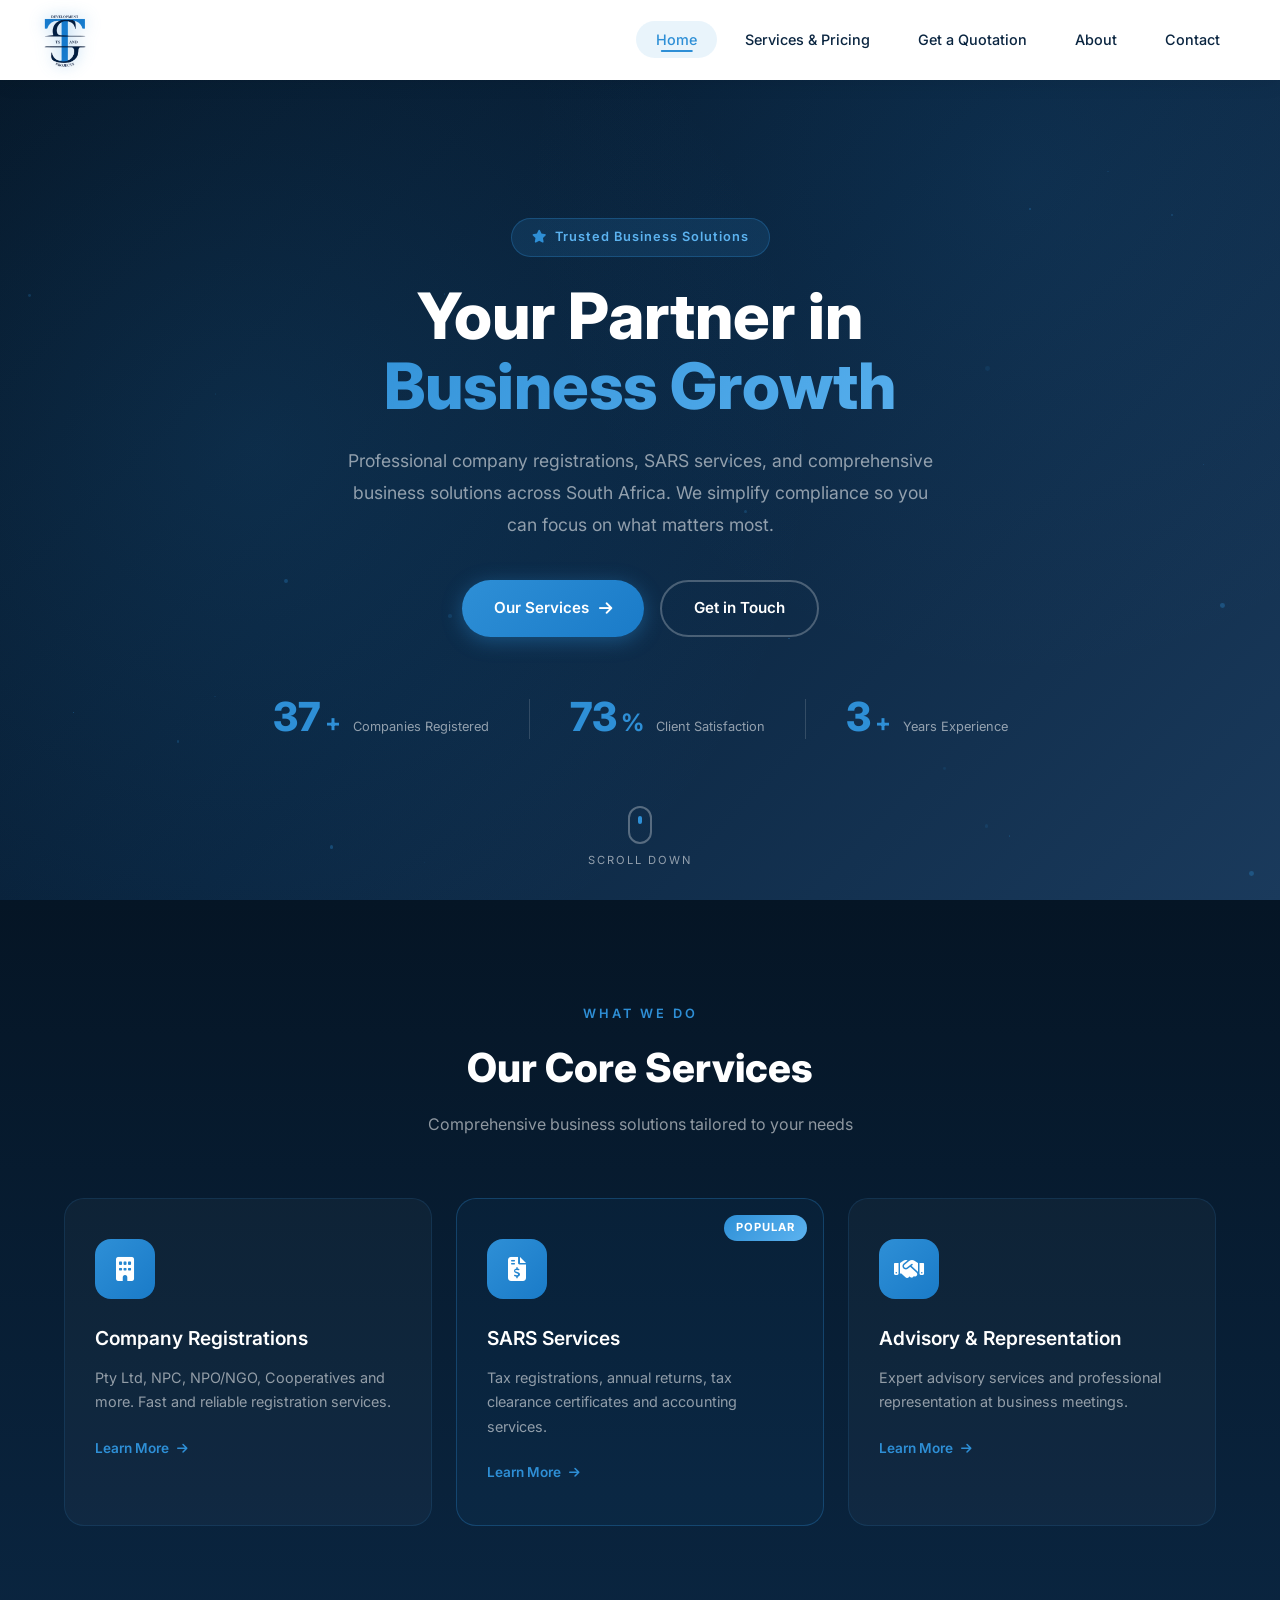
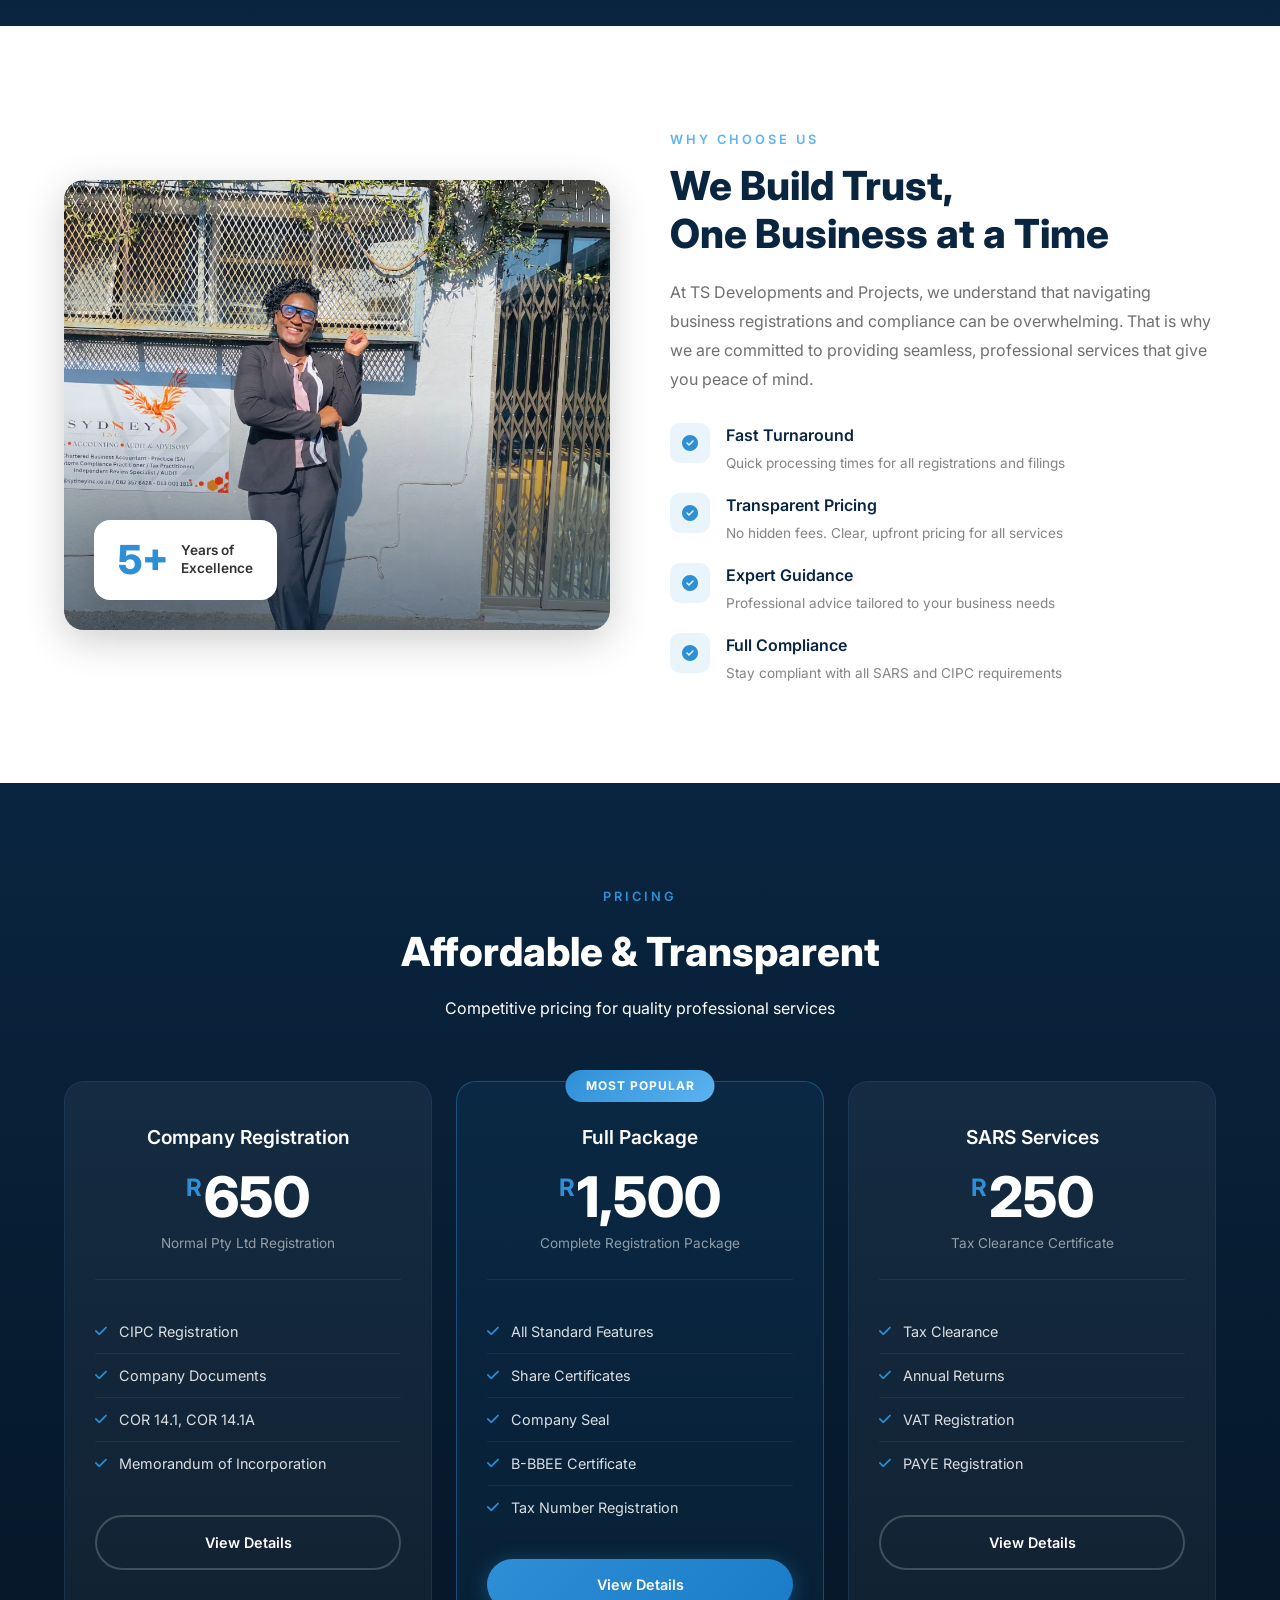
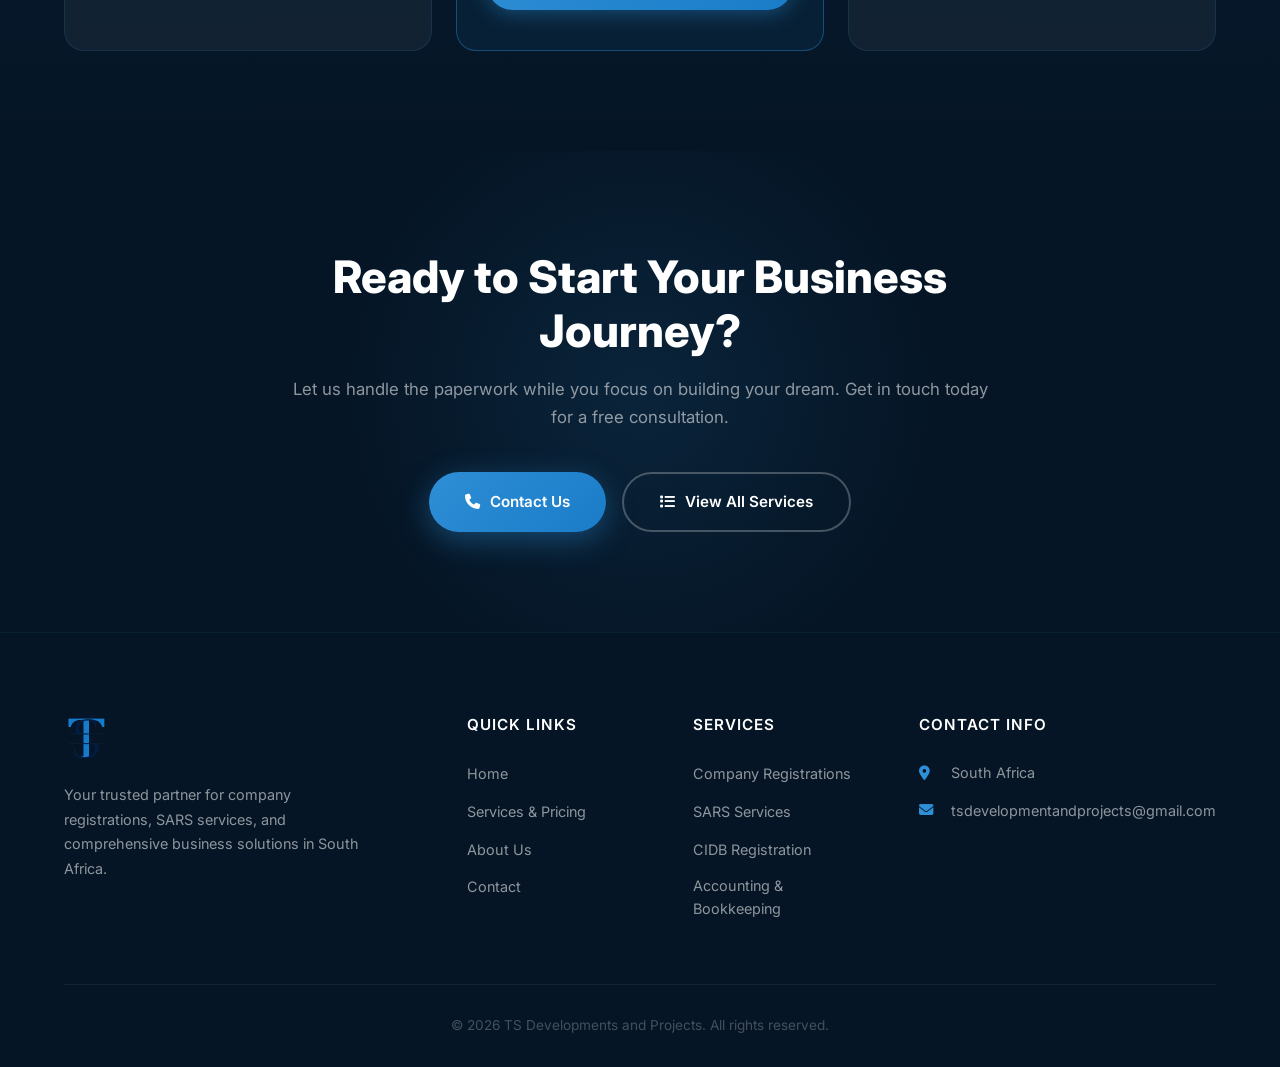
<file: index.html>
<!DOCTYPE html>
<html lang="en">
<head>
    <meta charset="UTF-8">
    <meta name="viewport" content="width=device-width, initial-scale=1.0">
    <title>TS Developments and Projects - Home</title>
    <link rel="stylesheet" href="styles.css">
    <link rel="preconnect" href="https://fonts.googleapis.com">
    <link href="https://fonts.googleapis.com/css2?family=Inter:wght@300;400;500;600;700;800;900&display=swap" rel="stylesheet">
    <link rel="stylesheet" href="https://cdnjs.cloudflare.com/ajax/libs/font-awesome/6.5.1/css/all.min.css">
    <!-- =========================
SEO
========================= -->
<title>TS Development and Projects | Business Registration, CIPC, SARS, CSD & Web Development</title>

<meta charset="UTF-8">
<meta name="viewport" content="width=device-width, initial-scale=1.0">

<meta name="description" content="TS Development and Projects offers CIPC Company Registration, SARS services, CSD registration, CIDB assistance, and business support services across South Africa.">

<meta name="keywords" content="
TS Development and Projects,
CIPC Registration,
Company Registration South Africa,
Register a Company,
SARS Registration,
Tax Clearance,
CSD Registration,
CIDB Registration,
Business Services,
Website Design,
Web Development,
Logo Design,
Business Consulting,
South Africa,
TS Development,
Business Compliance">

<meta name="author" content="TS Development and Projects">
<meta name="robots" content="index, follow">

<link rel="canonical" href="https://tsdevelopmentandprojects.co.za/">

<!-- =========================
Open Graph (Facebook, WhatsApp, LinkedIn)
========================= -->

<meta property="og:type" content="website">
<meta property="og:url" content="https://tsdevelopmentandprojects.co.za/">
<meta property="og:title" content="TS Development and Projects">
<meta property="og:description" content="Professional CIPC, SARS, CSD, Website Development and Business Support Services in South Africa.">

<meta property="og:image" content="https://tsdevelopmentandprojects.co.za/images/social-preview.jpg">

<meta property="og:image:width" content="1200">
<meta property="og:image:height" content="630">

<meta property="og:site_name" content="TS Development and Projects">

<!-- =========================
Twitter
========================= -->

<meta name="twitter:card" content="summary_large_image">
<meta name="twitter:title" content="TS Development and Projects">
<meta name="twitter:description" content="Professional CIPC, SARS, CSD, Website Development and Business Support Services.">
<meta name="twitter:image" content="https://tsdevelopmentandprojects.co.za/images/social-preview.jpg">

<!-- =========================
Theme
========================= -->

<meta name="theme-color" content="#0A2E5D">
</head>
<body>

    <!-- Navigation -->
    <nav class="navbar" id="navbar">
        <div class="nav-container">
            <a href="index.html" class="logo-link">
                <img src="assets/logo.png" alt="TS Developments and Projects" class="logo-img">
            </a>
            <ul class="nav-links" id="navLinks">
                <li><a href="index.html" class="active">Home</a></li>
                <li><a href="services.html">Services & Pricing</a></li>
                <li><a href="quote.html">Get a Quotation</a></li>
                <li><a href="about.html">About</a></li>
                <li><a href="contact.html">Contact</a></li>
            </ul>
            <div class="hamburger" id="hamburger">
                <span></span>
                <span></span>
                <span></span>
            </div>
        </div>
    </nav>

    <!-- Hero Section -->
    <section class="hero">
        <div class="hero-bg"></div>
        <div class="hero-particles" id="particles"></div>
        <div class="hero-content">
            <div class="hero-badge">
                <i class="fas fa-star"></i>
                <span>Trusted Business Solutions</span>
            </div>
            <h1 class="hero-title">
                <span class="title-line">Your Partner in</span>
                <span class="title-line highlight">Business Growth</span>
            </h1>
            <p class="hero-subtitle">
                Professional company registrations, SARS services, and comprehensive 
                business solutions across South Africa. We simplify compliance so you 
                can focus on what matters most.
            </p>
            <div class="hero-buttons">
                <a href="services.html" class="btn btn-primary">
                    <span>Our Services</span>
                    <i class="fas fa-arrow-right"></i>
                </a>
                <a href="contact.html" class="btn btn-outline">
                    <span>Get in Touch</span>
                </a>
            </div>
            <div class="hero-stats">
                <div class="stat-item">
                    <span class="stat-number" data-target="50+">0</span>
                    <span class="stat-suffix">+</span>
                    <span class="stat-label">Companies Registered</span>
                </div>
                <div class="stat-divider"></div>
                <div class="stat-item">
                    <span class="stat-number" data-target="98">0</span>
                    <span class="stat-suffix">%</span>
                    <span class="stat-label">Client Satisfaction</span>
                </div>
                <div class="stat-divider"></div>
                <div class="stat-item">
                    <span class="stat-number" data-target="5+">0</span>
                    <span class="stat-suffix">+</span>
                    <span class="stat-label">Years Experience</span>
                </div>
            </div>
        </div>
        <div class="scroll-indicator">
            <div class="mouse">
                <div class="wheel"></div>
            </div>
            <span>Scroll Down</span>
        </div>
    </section>

    <!-- Services Preview -->
    <section class="services-section">
        <div class="container">
            <div class="section-header">
                <span class="section-tag">What We Do</span>
                <h2 class="section-title">Our Core Services</h2>
                <p class="section-desc">Comprehensive business solutions tailored to your needs</p>
            </div>
            <div class="services-grid">
                <div class="service-card">
                    <div class="service-icon">
                        <i class="fas fa-building"></i>
                    </div>
                    <h3>Company Registrations</h3>
                    <p>Pty Ltd, NPC, NPO/NGO, Cooperatives and more. Fast and reliable registration services.</p>
                    <a href="services.html" class="service-link">
                        Learn More <i class="fas fa-arrow-right"></i>
                    </a>
                </div>
                <div class="service-card featured">
                    <div class="service-badge">Popular</div>
                    <div class="service-icon">
                        <i class="fas fa-file-invoice-dollar"></i>
                    </div>
                    <h3>SARS Services</h3>
                    <p>Tax registrations, annual returns, tax clearance certificates and accounting services.</p>
                    <a href="services.html" class="service-link">
                        Learn More <i class="fas fa-arrow-right"></i>
                    </a>
                </div>
                <div class="service-card">
                    <div class="service-icon">
                        <i class="fas fa-handshake"></i>
                    </div>
                    <h3>Advisory & Representation</h3>
                    <p>Expert advisory services and professional representation at business meetings.</p>
                    <a href="services.html" class="service-link">
                        Learn More <i class="fas fa-arrow-right"></i>
                    </a>
                </div>
            </div>
        </div>
    </section>

    <!-- Why Choose Us -->
    <section class="why-section">
        <div class="container">
            <div class="why-grid">
                <div class="why-image">
                    <img src="assets/director.jpeg" alt="Professional Team Meeting">
                    <div class="why-image-overlay"></div>
                    <div class="experience-badge">
                        <span class="exp-number">5+</span>
                        <span class="exp-text">Years of<br>Excellence</span>
                    </div>
                </div>
                <div class="why-content">
                    <span class="section-tag light">Why Choose Us</span>
                    <h2>We Build Trust,<br>One Business at a Time</h2>
                    <p>At TS Developments and Projects, we understand that navigating business registrations and compliance can be overwhelming. That is why we are committed to providing seamless, professional services that give you peace of mind.</p>
                    <div class="features-list">
                        <div class="feature-item">
                            <div class="feature-icon">
                                <i class="fas fa-check-circle"></i>
                            </div>
                            <div class="feature-text">
                                <h4>Fast Turnaround</h4>
                                <p>Quick processing times for all registrations and filings</p>
                            </div>
                        </div>
                        <div class="feature-item">
                            <div class="feature-icon">
                                <i class="fas fa-check-circle"></i>
                            </div>
                            <div class="feature-text">
                                <h4>Transparent Pricing</h4>
                                <p>No hidden fees. Clear, upfront pricing for all services</p>
                            </div>
                        </div>
                        <div class="feature-item">
                            <div class="feature-icon">
                                <i class="fas fa-check-circle"></i>
                            </div>
                            <div class="feature-text">
                                <h4>Expert Guidance</h4>
                                <p>Professional advice tailored to your business needs</p>
                            </div>
                        </div>
                        <div class="feature-item">
                            <div class="feature-icon">
                                <i class="fas fa-check-circle"></i>
                            </div>
                            <div class="feature-text">
                                <h4>Full Compliance</h4>
                                <p>Stay compliant with all SARS and CIPC requirements</p>
                            </div>
                        </div>
                    </div>
                </div>
            </div>
        </div>
    </section>

    <!-- Pricing Preview -->
    <section class="pricing-section">
        <div class="container">
            <div class="section-header">
                <span class="section-tag">Pricing</span>
                <h2 class="section-title">Affordable & Transparent</h2>
                <p class="section-desc">Competitive pricing for quality professional services</p>
            </div>
            <div class="pricing-grid">
                <div class="pricing-card">
                    <div class="pricing-header">
                        <h3>Company Registration</h3>
                        <div class="pricing-price">
                            <span class="currency">R</span>
                            <span class="amount">650</span>
                        </div>
                        <p class="pricing-note">Normal Pty Ltd Registration</p>
                    </div>
                    <ul class="pricing-features">
                        <li><i class="fas fa-check"></i> CIPC Registration</li>
                        <li><i class="fas fa-check"></i> Company Documents</li>
                        <li><i class="fas fa-check"></i> COR 14.1, COR 14.1A</li>
                        <li><i class="fas fa-check"></i> Memorandum of Incorporation</li>
                    </ul>
                    <a href="services.html" class="btn btn-pricing">View Details</a>
                </div>
                <div class="pricing-card popular">
                    <div class="popular-tag">Most Popular</div>
                    <div class="pricing-header">
                        <h3>Full Package</h3>
                        <div class="pricing-price">
                            <span class="currency">R</span>
                            <span class="amount">1,500</span>
                        </div>
                        <p class="pricing-note">Complete Registration Package</p>
                    </div>
                    <ul class="pricing-features">
                        <li><i class="fas fa-check"></i> All Standard Features</li>
                        <li><i class="fas fa-check"></i> Share Certificates</li>
                        <li><i class="fas fa-check"></i> Company Seal</li>
                        <li><i class="fas fa-check"></i> B-BBEE Certificate</li>
                        <li><i class="fas fa-check"></i> Tax Number Registration</li>
                    </ul>
                    <a href="services.html" class="btn btn-pricing btn-popular">View Details</a>
                </div>
                <div class="pricing-card">
                    <div class="pricing-header">
                        <h3>SARS Services</h3>
                        <div class="pricing-price">
                            <span class="currency">R</span>
                            <span class="amount">250</span>
                        </div>
                        <p class="pricing-note">Tax Clearance Certificate</p>
                    </div>
                    <ul class="pricing-features">
                        <li><i class="fas fa-check"></i> Tax Clearance</li>
                        <li><i class="fas fa-check"></i> Annual Returns</li>
                        <li><i class="fas fa-check"></i> VAT Registration</li>
                        <li><i class="fas fa-check"></i> PAYE Registration</li>
                    </ul>
                    <a href="services.html" class="btn btn-pricing">View Details</a>
                </div>
            </div>
        </div>
    </section>

    <!-- CTA Section -->
    <section class="cta-section">
        <div class="cta-bg"></div>
        <div class="container">
            <div class="cta-content">
                <h2>Ready to Start Your Business Journey?</h2>
                <p>Let us handle the paperwork while you focus on building your dream. Get in touch today for a free consultation.</p>
                <div class="cta-buttons">
                    <a href="contact.html" class="btn btn-cta-primary">
                        <i class="fas fa-phone"></i>
                        <span>Contact Us</span>
                    </a>
                    <a href="services.html" class="btn btn-cta-secondary">
                        <i class="fas fa-list"></i>
                        <span>View All Services</span>
                    </a>
                </div>
            </div>
        </div>
    </section>

    <!-- Footer -->
    <footer class="footer">
        <div class="container">
            <div class="footer-grid">
                <div class="footer-brand">
                    <img src="assets/logo.png" alt="TS Developments and Projects" class="footer-logo">
                    <p>Your trusted partner for company registrations, SARS services, and comprehensive business solutions in South Africa.</p>
                </div>
                <div class="footer-links">
                    <h4>Quick Links</h4>
                    <ul>
                        <li><a href="index.html">Home</a></li>
                        <li><a href="services.html">Services & Pricing</a></li>
                        <li><a href="about.html">About Us</a></li>
                        <li><a href="contact.html">Contact</a></li>
                    </ul>
                </div>
                <div class="footer-links">
                    <h4>Services</h4>
                    <ul>
                        <li><a href="services.html">Company Registrations</a></li>
                        <li><a href="services.html">SARS Services</a></li>
                        <li><a href="services.html">CIDB Registration</a></li>
                        <li><a href="services.html">Accounting & Bookkeeping</a></li>
                    </ul>
                </div>
                <div class="footer-contact">
                    <h4>Contact Info</h4>
                    <div class="contact-item">
                        <i class="fas fa-map-marker-alt"></i>
                        <span>South Africa</span>
                    </div>
                    <div class="contact-item">
                        <i class="fas fa-envelope"></i>
                        <span>tsdevelopmentandprojects@gmail.com</span>
                    </div>
                </div>
            </div>
            <div class="footer-bottom">
                <p>&copy; 2026 TS Developments and Projects. All rights reserved.</p>
            </div>
        </div>
    </footer>

    <script src="script.js"></script>
</body>
</html>
</file>
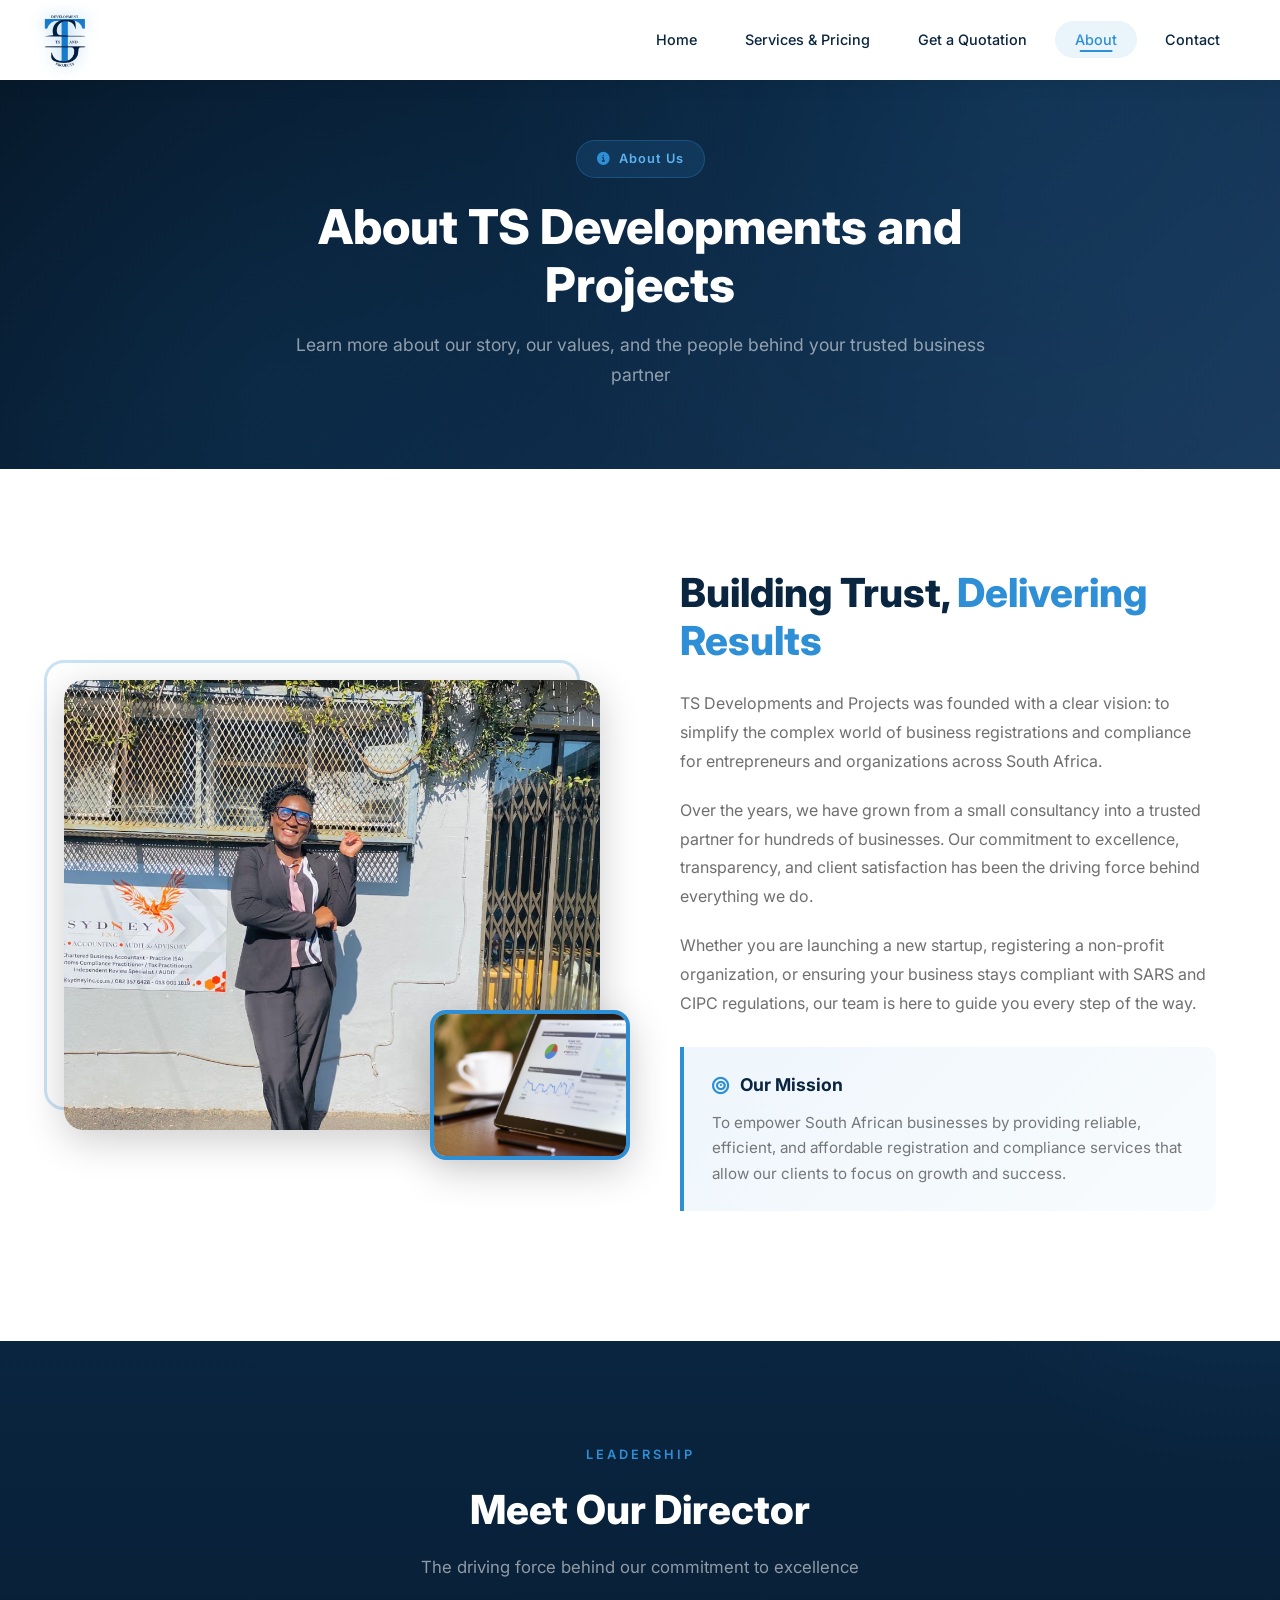
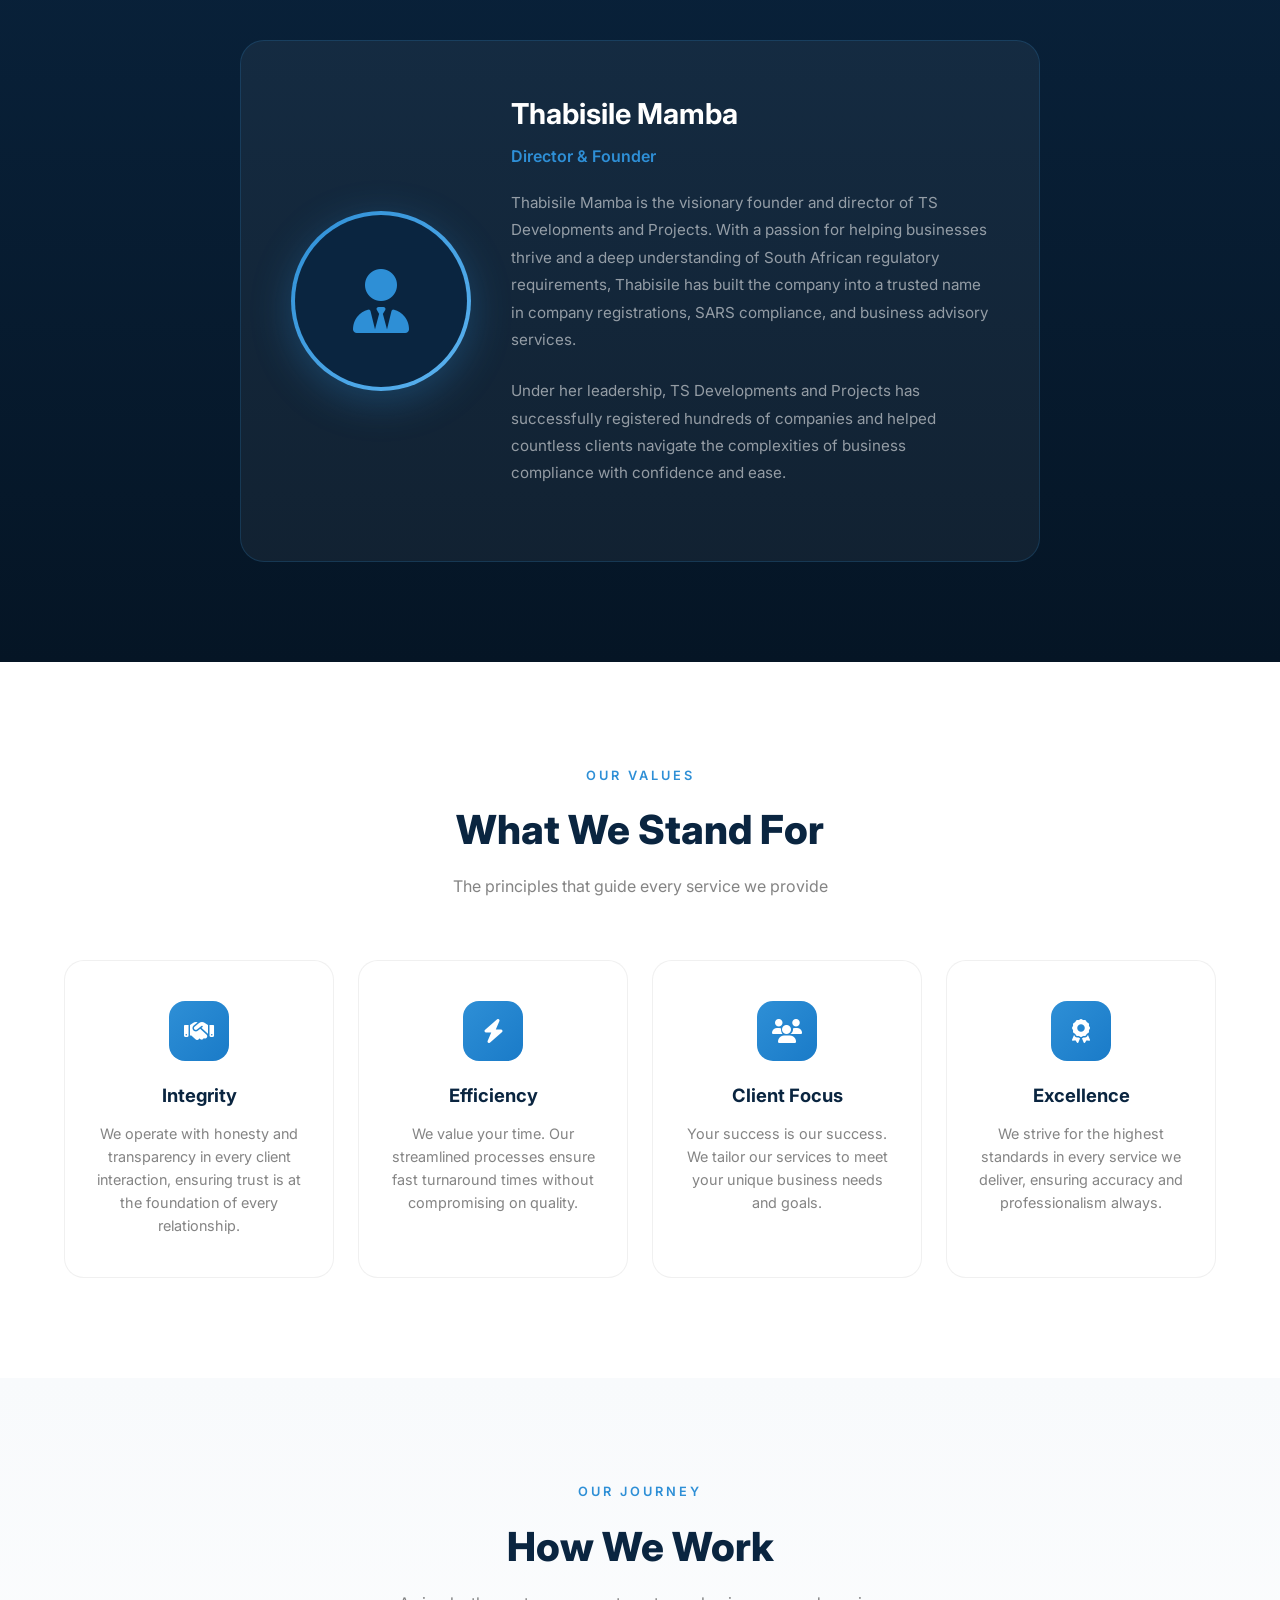
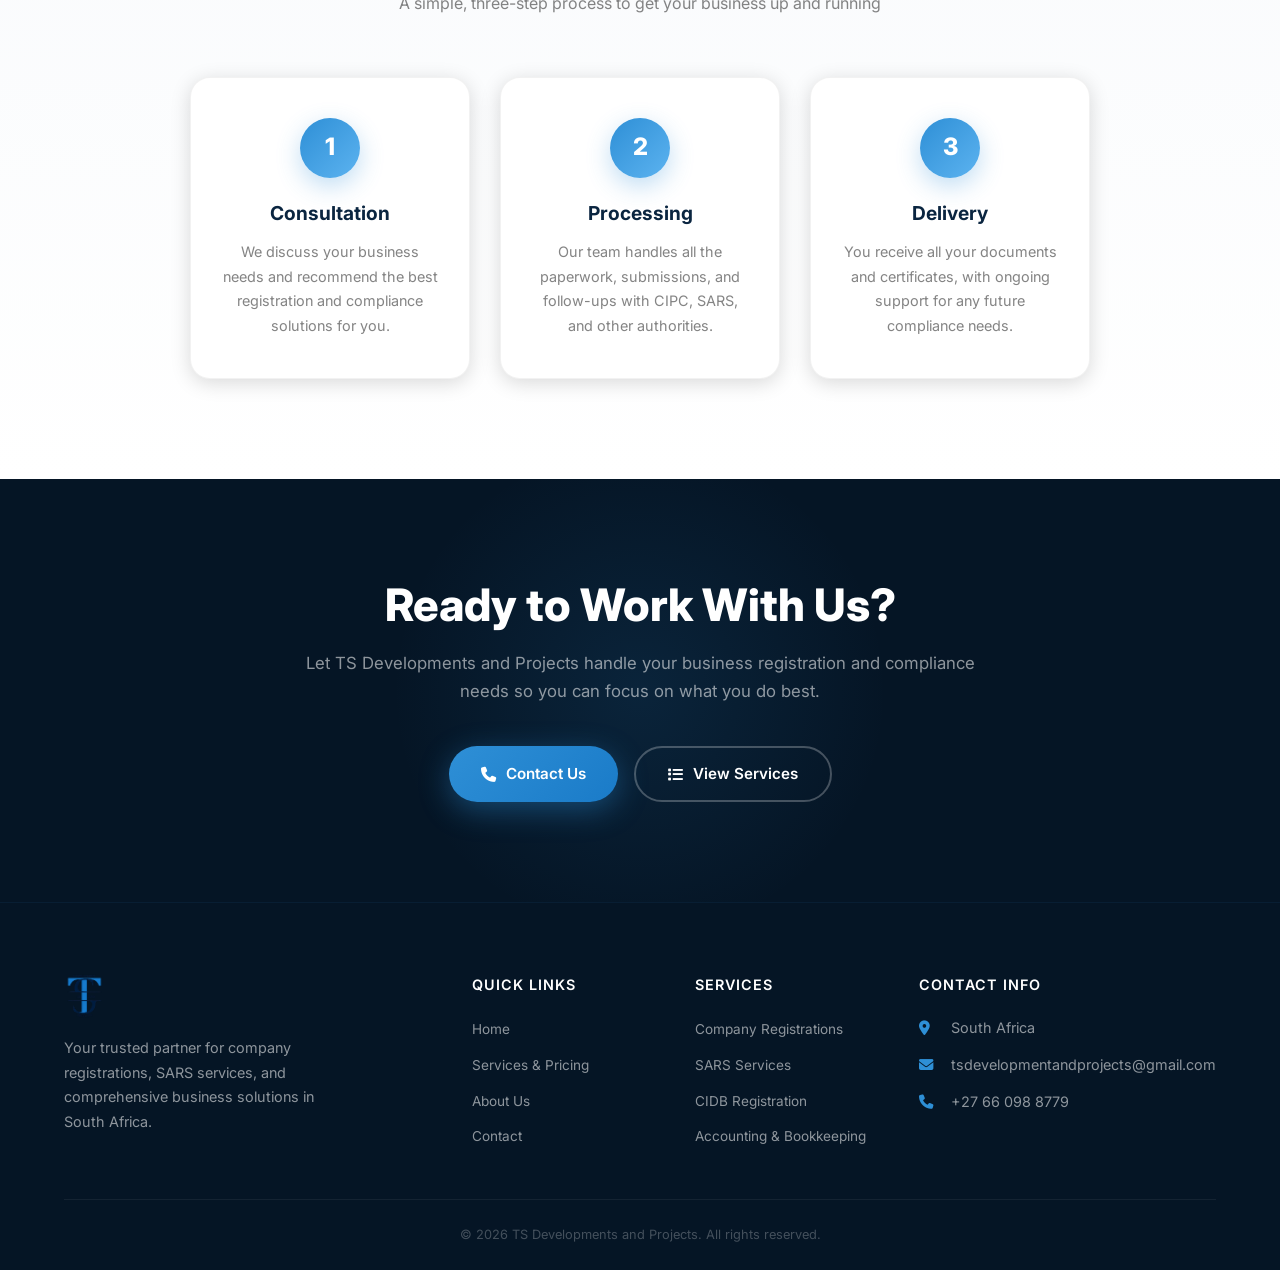
<file: about.html>
<!DOCTYPE html>
<html lang="en">
<head>
    <meta charset="UTF-8">
    <meta name="viewport" content="width=device-width, initial-scale=1.0">
    <title>TS Developments and Projects - About</title>
    <link rel="preconnect" href="https://fonts.googleapis.com">
    <link href="https://fonts.googleapis.com/css2?family=Inter:wght@300;400;500;600;700;800;900&display=swap" rel="stylesheet">
    <link rel="stylesheet" href="https://cdnjs.cloudflare.com/ajax/libs/font-awesome/6.5.1/css/all.min.css">
    <style>
        /* CSS Variables */
        :root {
            --primary: #0a2540;
            --primary-dark: #051525;
            --primary-light: #1a3a5c;
            --accent: #2e8fd6;
            --accent-light: #5cb3f0;
            --accent-glow: rgba(46, 143, 214, 0.3);
            --white: #ffffff;
            --text-light: rgba(255, 255, 255, 0.85);
            --text-muted: rgba(255, 255, 255, 0.55);
            --text-dark: #333333;
            --bg-light: #f8fafc;
            --border: rgba(46, 143, 214, 0.15);
            --shadow: 0 4px 20px rgba(0, 0, 0, 0.15);
            --shadow-lg: 0 10px 40px rgba(0, 0, 0, 0.2);
            --transition: all 0.3s ease;
            --transition-slow: all 0.5s ease;
            --font: 'Inter', -apple-system, BlinkMacSystemFont, 'Segoe UI', Roboto, sans-serif;
        }

        /* Reset & Base */
        *, *::before, *::after {
            margin: 0;
            padding: 0;
            box-sizing: border-box;
        }

        html {
            scroll-behavior: smooth;
            font-size: 16px;
        }

        body {
            font-family: var(--font);
            color: var(--text-dark);
            background: var(--white);
            line-height: 1.6;
            overflow-x: hidden;
        }

        a { text-decoration: none; color: inherit; }
        ul { list-style: none; }
        img { max-width: 100%; height: auto; display: block; }

        .container {
            max-width: 1200px;
            margin: 0 auto;
            padding: 0 24px;
        }

/* ============================================
   NAVIGATION - WHITE VERSION
   ============================================ */

.navbar {
    position: fixed;
    top: 0;
    left: 0;
    width: 100%;
    z-index: 1000;
    padding: 0 24px;
    transition: var(--transition-slow);
    background: var(--white);
    box-shadow: 0 2px 20px rgba(0, 0, 0, 0.08);
}

.navbar.scrolled {
    background: var(--white);
    box-shadow: 0 4px 30px rgba(0, 0, 0, 0.12);
}

.nav-container {
    max-width: 1200px;
    margin: 0 auto;
    display: flex;
    justify-content: space-between;
    align-items: center;
    height: 80px;
}

.logo-link {
    display: flex;
    align-items: center;
}

.logo-img {
    height: 55px;
    width: auto;
    filter: drop-shadow(0 0 8px rgba(46, 143, 214, 0.4));
    transition: var(--transition);
}

.logo-link:hover .logo-img {
    transform: scale(1.05);
}

.nav-links {
    display: flex;
    align-items: center;
    gap: 8px;
}

.nav-links a {
    color: var(--primary);
    font-size: 0.9rem;
    font-weight: 500;
    padding: 10px 20px;
    border-radius: 30px;
    transition: var(--transition);
    position: relative;
}

.nav-links a::after {
    content: '';
    position: absolute;
    bottom: 6px;
    left: 50%;
    transform: translateX(-50%);
    width: 0;
    height: 2px;
    background: var(--accent);
    border-radius: 2px;
    transition: var(--transition);
}

.nav-links a:hover,
.nav-links a.active {
    color: var(--accent);
    background: rgba(46, 143, 214, 0.1);
}

.nav-links a:hover::after,
.nav-links a.active::after {
    width: 40%;
}

/* Hamburger */
.hamburger {
    display: none;
    flex-direction: column;
    gap: 5px;
    cursor: pointer;
    padding: 8px;
}

.hamburger span {
    display: block;
    width: 25px;
    height: 2px;
    background: var(--primary);
    border-radius: 2px;
    transition: var(--transition);
}

.hamburger.active span:nth-child(1) {
    transform: rotate(45deg) translate(5px, 5px);
}

.hamburger.active span:nth-child(2) {
    opacity: 0;
}

.hamburger.active span:nth-child(3) {
    transform: rotate(-45deg) translate(5px, -5px);
}

/* Mobile Responsive */
@media (max-width: 768px) {
    .nav-links {
        position: fixed;
        top: 80px;
        right: -100%;
        width: 100%;
        height: calc(100vh - 80px);
        background: var(--white);
        flex-direction: column;
        justify-content: flex-start;
        padding-top: 40px;
        transition: var(--transition);
        box-shadow: 0 10px 40px rgba(0,0,0,0.15);
    }

    .nav-links.active {
        right: 0;
    }

    .nav-links a {
        font-size: 1.1rem;
        padding: 16px 24px;
        width: 100%;
        text-align: center;
        color: var(--primary);
    }

    .hamburger {
        display: flex;
    }
}

        /* ============================================
           PAGE HEADER
           ============================================ */
        .page-header {
            padding: 140px 24px 80px;
            position: relative;
            overflow: hidden;
            background: linear-gradient(135deg, var(--primary-dark) 0%, var(--primary) 50%, var(--primary-light) 100%);
        }

        .page-header::before {
            content: '';
            position: absolute;
            top: 0;
            left: 0;
            width: 100%;
            height: 100%;
            background:
                radial-gradient(circle at 80% 20%, rgba(46, 143, 214, 0.1) 0%, transparent 50%),
                radial-gradient(circle at 20% 80%, rgba(46, 143, 214, 0.08) 0%, transparent 50%);
        }

        .page-header-content {
            position: relative;
            z-index: 1;
            text-align: center;
            max-width: 700px;
            margin: 0 auto;
        }

        .page-tag {
            display: inline-flex;
            align-items: center;
            gap: 8px;
            background: rgba(46, 143, 214, 0.15);
            border: 1px solid rgba(46, 143, 214, 0.3);
            padding: 8px 20px;
            border-radius: 50px;
            color: var(--accent-light);
            font-size: 0.8rem;
            font-weight: 600;
            letter-spacing: 1px;
            margin-bottom: 20px;
        }

        .page-tag i {
            color: var(--accent);
        }

        .page-header h1 {
            font-size: 3rem;
            font-weight: 800;
            color: var(--white);
            margin-bottom: 16px;
            line-height: 1.2;
        }

        .page-header p {
            color: var(--text-muted);
            font-size: 1.1rem;
            line-height: 1.7;
        }

        /* ============================================
           ABOUT STORY SECTION
           ============================================ */
        .about-story {
            padding: 100px 0;
            background: var(--white);
            position: relative;
            z-index: 5;
        }

        .about-grid {
            display: grid;
            grid-template-columns: 1fr 1fr;
            gap: 80px;
            align-items: center;
        }

        .about-image-wrapper {
            position: relative;
        }

        .about-image-main {
            border-radius: 20px;
            overflow: hidden;
            box-shadow: var(--shadow-lg);
            position: relative;
            z-index: 2;
        }

        .about-image-main img {
            width: 100%;
            height: 450px;
            object-fit: cover;
            transition: var(--transition-slow);
        }

        .about-image-main:hover img {
            transform: scale(1.05);
        }

        .about-image-accent {
            position: absolute;
            bottom: -30px;
            right: -30px;
            width: 200px;
            height: 150px;
            border-radius: 16px;
            overflow: hidden;
            box-shadow: var(--shadow-lg);
            z-index: 3;
            border: 4px solid var(--accent);
            transition: var(--transition-slow);
        }

        .about-image-accent:hover {
            transform: scale(1.05) rotate(-2deg);
        }

        .about-image-accent img {
            width: 100%;
            height: 100%;
            object-fit: cover;
        }

        .about-image-frame {
            position: absolute;
            top: -20px;
            left: -20px;
            width: 100%;
            height: 100%;
            border: 3px solid rgba(46, 143, 214, 0.25);
            border-radius: 20px;
            z-index: 1;
        }

        .about-content h2 {
            font-size: 2.5rem;
            font-weight: 800;
            color: var(--primary);
            margin-bottom: 24px;
            line-height: 1.2;
        }

        .about-content h2 span {
            color: var(--accent);
        }

        .about-content > p {
            color: var(--text-dark);
            opacity: 0.7;
            font-size: 1rem;
            line-height: 1.8;
            margin-bottom: 20px;
        }

        .about-mission {
            background: linear-gradient(135deg, rgba(46, 143, 214, 0.08), rgba(46, 143, 214, 0.03));
            border-left: 4px solid var(--accent);
            border-radius: 0 12px 12px 0;
            padding: 24px 28px;
            margin: 30px 0;
        }

        .about-mission h4 {
            color: var(--primary);
            font-size: 1.1rem;
            font-weight: 700;
            margin-bottom: 10px;
            display: flex;
            align-items: center;
            gap: 10px;
        }

        .about-mission h4 i {
            color: var(--accent);
        }

        .about-mission p {
            color: var(--text-dark);
            opacity: 0.65;
            font-size: 0.95rem;
            line-height: 1.7;
        }

        /* ============================================
           DIRECTOR SECTION
           ============================================ */
        .director-section {
            padding: 100px 0;
            background: linear-gradient(180deg, var(--primary) 0%, var(--primary-dark) 100%);
            position: relative;
            z-index: 5;
            overflow: hidden;
        }

        .director-section::before {
            content: '';
            position: absolute;
            top: -50%;
            right: -20%;
            width: 600px;
            height: 600px;
            background: radial-gradient(circle, rgba(46, 143, 214, 0.08) 0%, transparent 70%);
            border-radius: 50%;
        }

        .director-header {
            text-align: center;
            margin-bottom: 60px;
            position: relative;
            z-index: 1;
        }

        .director-header .section-tag {
            display: inline-block;
            color: var(--accent);
            font-size: 0.8rem;
            font-weight: 600;
            letter-spacing: 3px;
            text-transform: uppercase;
            margin-bottom: 12px;
        }

        .director-header h2 {
            font-size: 2.5rem;
            font-weight: 800;
            color: var(--white);
            margin-bottom: 12px;
        }

        .director-header p {
            color: var(--text-muted);
            font-size: 1.05rem;
        }

        .director-card {
            max-width: 800px;
            margin: 0 auto;
            background: rgba(255, 255, 255, 0.05);
            border: 1px solid rgba(46, 143, 214, 0.2);
            border-radius: 24px;
            padding: 50px;
            display: flex;
            gap: 40px;
            align-items: center;
            position: relative;
            z-index: 1;
            transition: var(--transition-slow);
        }

        .director-card:hover {
            border-color: rgba(46, 143, 214, 0.4);
            box-shadow: 0 20px 60px rgba(0, 0, 0, 0.3);
            transform: translateY(-5px);
        }

        .director-avatar {
            width: 180px;
            height: 180px;
            min-width: 180px;
            border-radius: 50%;
            background: linear-gradient(135deg, var(--accent), var(--accent-light));
            display: flex;
            align-items: center;
            justify-content: center;
            position: relative;
            overflow: hidden;
            box-shadow: 0 10px 40px rgba(46, 143, 214, 0.3);
        }

        .director-avatar::before {
            content: '';
            position: absolute;
            top: 4px;
            left: 4px;
            right: 4px;
            bottom: 4px;
            border-radius: 50%;
            background: var(--primary);
        }

        .director-avatar i {
            font-size: 4rem;
            color: var(--accent);
            position: relative;
            z-index: 1;
        }

        .director-info h3 {
            color: var(--white);
            font-size: 1.8rem;
            font-weight: 700;
            margin-bottom: 6px;
        }

        .director-info .director-title {
            color: var(--accent);
            font-size: 1rem;
            font-weight: 600;
            margin-bottom: 20px;
            display: block;
        }

        .director-info p {
            color: var(--text-muted);
            font-size: 0.95rem;
            line-height: 1.8;
            margin-bottom: 24px;
        }

        .director-social {
            display: flex;
            gap: 12px;
        }

        .director-social a {
            width: 42px;
            height: 42px;
            border-radius: 50%;
            border: 1px solid rgba(255, 255, 255, 0.15);
            display: flex;
            align-items: center;
            justify-content: center;
            color: var(--text-muted);
            transition: var(--transition);
        }

        .director-social a:hover {
            background: var(--accent);
            border-color: var(--accent);
            color: var(--white);
            transform: translateY(-3px);
            box-shadow: 0 5px 15px rgba(46, 143, 214, 0.3);
        }

        /* ============================================
           VALUES SECTION
           ============================================ */
        .values-section {
            padding: 100px 0;
            background: var(--white);
            position: relative;
            z-index: 5;
        }

        .values-header {
            text-align: center;
            max-width: 600px;
            margin: 0 auto 60px;
        }

        .values-header .section-tag {
            display: inline-block;
            color: var(--accent);
            font-size: 0.8rem;
            font-weight: 600;
            letter-spacing: 3px;
            text-transform: uppercase;
            margin-bottom: 12px;
        }

        .values-header h2 {
            font-size: 2.5rem;
            font-weight: 800;
            color: var(--primary);
            margin-bottom: 12px;
        }

        .values-header p {
            color: var(--text-dark);
            opacity: 0.6;
            font-size: 1rem;
        }

        .values-grid {
            display: grid;
            grid-template-columns: repeat(4, 1fr);
            gap: 24px;
        }

        .value-card {
            background: var(--white);
            border: 1px solid rgba(0, 0, 0, 0.06);
            border-radius: 20px;
            padding: 40px 28px;
            text-align: center;
            transition: var(--transition-slow);
            position: relative;
            overflow: hidden;
        }

        .value-card::before {
            content: '';
            position: absolute;
            top: 0;
            left: 0;
            width: 100%;
            height: 4px;
            background: linear-gradient(90deg, var(--accent), var(--accent-light));
            transform: scaleX(0);
            transform-origin: left;
            transition: var(--transition);
        }

        .value-card:hover::before {
            transform: scaleX(1);
        }

        .value-card:hover {
            transform: translateY(-8px);
            box-shadow: var(--shadow-lg);
            border-color: rgba(46, 143, 214, 0.15);
        }

        .value-icon {
            width: 60px;
            height: 60px;
            background: linear-gradient(135deg, var(--accent), #1a7bc8);
            border-radius: 16px;
            display: flex;
            align-items: center;
            justify-content: center;
            margin: 0 auto 20px;
            transition: var(--transition);
        }

        .value-card:hover .value-icon {
            transform: scale(1.1) rotate(5deg);
        }

        .value-icon i {
            font-size: 1.5rem;
            color: var(--white);
        }

        .value-card h3 {
            color: var(--primary);
            font-size: 1.15rem;
            font-weight: 700;
            margin-bottom: 12px;
        }

        .value-card p {
            color: var(--text-dark);
            opacity: 0.6;
            font-size: 0.9rem;
            line-height: 1.6;
        }

        /* ============================================
           TIMELINE / JOURNEY SECTION
           ============================================ */
        .journey-section {
            padding: 100px 0;
            background: linear-gradient(180deg, var(--bg-light) 0%, var(--white) 100%);
            position: relative;
            z-index: 5;
        }

        .journey-header {
            text-align: center;
            max-width: 600px;
            margin: 0 auto 60px;
        }

        .journey-header .section-tag {
            display: inline-block;
            color: var(--accent);
            font-size: 0.8rem;
            font-weight: 600;
            letter-spacing: 3px;
            text-transform: uppercase;
            margin-bottom: 12px;
        }

        .journey-header h2 {
            font-size: 2.5rem;
            font-weight: 800;
            color: var(--primary);
            margin-bottom: 12px;
        }

        .journey-header p {
            color: var(--text-dark);
            opacity: 0.6;
            font-size: 1rem;
        }

        .journey-grid {
            display: grid;
            grid-template-columns: repeat(3, 1fr);
            gap: 30px;
            max-width: 900px;
            margin: 0 auto;
        }

        .journey-card {
            background: var(--white);
            border-radius: 20px;
            padding: 40px 30px;
            text-align: center;
            box-shadow: var(--shadow);
            transition: var(--transition-slow);
            position: relative;
            border: 1px solid rgba(0, 0, 0, 0.05);
        }

        .journey-card:hover {
            transform: translateY(-8px);
            box-shadow: var(--shadow-lg);
        }

        .journey-number {
            width: 60px;
            height: 60px;
            background: linear-gradient(135deg, var(--accent), var(--accent-light));
            border-radius: 50%;
            display: flex;
            align-items: center;
            justify-content: center;
            margin: 0 auto 20px;
            color: var(--white);
            font-size: 1.5rem;
            font-weight: 800;
            box-shadow: 0 8px 25px rgba(46, 143, 214, 0.3);
        }

        .journey-card h3 {
            color: var(--primary);
            font-size: 1.2rem;
            font-weight: 700;
            margin-bottom: 12px;
        }

        .journey-card p {
            color: var(--text-dark);
            opacity: 0.6;
            font-size: 0.9rem;
            line-height: 1.7;
        }

        /* ============================================
           CTA SECTION
           ============================================ */
        .cta-section {
            padding: 100px 0;
            position: relative;
            overflow: hidden;
            z-index: 5;
            background: var(--primary-dark);
        }

        .cta-bg {
            position: absolute;
            top: 50%;
            left: 50%;
            transform: translate(-50%, -50%);
            width: 500px;
            height: 500px;
            background: radial-gradient(circle, rgba(46, 143, 214, 0.12) 0%, transparent 70%);
            border-radius: 50%;
        }

        .cta-content {
            position: relative;
            z-index: 1;
            text-align: center;
            max-width: 700px;
            margin: 0 auto;
        }

        .cta-content h2 {
            font-size: 2.8rem;
            font-weight: 800;
            color: var(--white);
            margin-bottom: 16px;
            line-height: 1.2;
        }

        .cta-content p {
            color: var(--text-muted);
            font-size: 1.05rem;
            line-height: 1.7;
            margin-bottom: 40px;
        }

        .cta-buttons {
            display: flex;
            justify-content: center;
            gap: 16px;
            flex-wrap: wrap;
        }

        .btn {
            display: inline-flex;
            align-items: center;
            gap: 10px;
            padding: 14px 32px;
            border-radius: 50px;
            font-weight: 600;
            font-size: 0.95rem;
            transition: var(--transition);
            cursor: pointer;
            border: none;
            font-family: var(--font);
        }

        .btn-cta-primary {
            background: linear-gradient(135deg, var(--accent), #1a7bc8);
            color: var(--white);
            box-shadow: 0 8px 30px rgba(46, 143, 214, 0.4);
        }

        .btn-cta-primary:hover {
            transform: translateY(-3px);
            box-shadow: 0 12px 40px rgba(46, 143, 214, 0.55);
        }

        .btn-cta-secondary {
            background: transparent;
            color: var(--white);
            border: 2px solid rgba(255, 255, 255, 0.25);
            padding: 14px 32px;
        }

        .btn-cta-secondary:hover {
            border-color: var(--accent);
            color: var(--accent);
            transform: translateY(-3px);
        }

        /* ============================================
           FOOTER
           ============================================ */
        .footer {
            background: var(--primary-dark);
            padding: 70px 0 25px;
            position: relative;
            z-index: 5;
            border-top: 1px solid rgba(46, 143, 214, 0.08);
        }

        .footer-grid {
            display: grid;
            grid-template-columns: 2fr 1fr 1fr 1.5fr;
            gap: 40px;
            margin-bottom: 40px;
        }

        .footer-brand .footer-logo {
            height: 45px;
            margin-bottom: 18px;
        }

        .footer-brand p {
            color: var(--text-muted);
            font-size: 0.9rem;
            line-height: 1.7;
            max-width: 280px;
            margin-bottom: 24px;
        }

        .social-links {
            display: flex;
            gap: 12px;
        }

        .social-link {
            width: 40px;
            height: 40px;
            border-radius: 50%;
            border: 1px solid rgba(255, 255, 255, 0.15);
            display: flex;
            align-items: center;
            justify-content: center;
            color: var(--text-muted);
            transition: var(--transition);
        }

        .social-link:hover {
            background: var(--accent);
            border-color: var(--accent);
            color: var(--white);
            transform: translateY(-3px);
            box-shadow: 0 5px 15px rgba(46, 143, 214, 0.3);
        }

        .footer-links h4,
        .footer-contact h4 {
            color: var(--white);
            font-size: 0.9rem;
            font-weight: 600;
            margin-bottom: 20px;
            letter-spacing: 1px;
            text-transform: uppercase;
        }

        .footer-links ul li {
            margin-bottom: 10px;
        }

        .footer-links ul li a {
            color: var(--text-muted);
            font-size: 0.85rem;
            transition: var(--transition);
            display: inline-block;
        }

        .footer-links ul li a:hover {
            color: var(--accent);
            padding-left: 5px;
        }

        .contact-item {
            display: flex;
            align-items: center;
            gap: 12px;
            margin-bottom: 14px;
            color: var(--text-muted);
            font-size: 0.9rem;
        }

        .contact-item i {
            color: var(--accent);
            font-size: 0.9rem;
            width: 20px;
        }

        .footer-bottom {
            padding-top: 25px;
            border-top: 1px solid rgba(255, 255, 255, 0.06);
            text-align: center;
        }

        .footer-bottom p {
            color: rgba(255, 255, 255, 0.25);
            font-size: 0.8rem;
        }

        /* ============================================
           ANIMATIONS
           ============================================ */
        .reveal {
            opacity: 0;
            transform: translateY(40px);
            transition: all 0.7s ease;
        }

        .reveal.active {
            opacity: 1;
            transform: translateY(0);
        }

        /* ============================================
           RESPONSIVE
           ============================================ */
        @media (max-width: 1024px) {
            .about-grid {
                grid-template-columns: 1fr;
                gap: 50px;
            }

            .about-image-wrapper {
                max-width: 500px;
                margin: 0 auto;
            }

            .director-card {
                flex-direction: column;
                text-align: center;
                padding: 40px 30px;
            }

            .director-social {
                justify-content: center;
            }

            .values-grid {
                grid-template-columns: repeat(2, 1fr);
            }

            .journey-grid {
                grid-template-columns: 1fr;
                max-width: 400px;
            }

            .footer-grid {
                grid-template-columns: 1fr 1fr;
            }
        }

        @media (max-width: 768px) {
            .nav-links {
                position: fixed;
                top: 80px;
                right: -100%;
                width: 100%;
                height: calc(100vh - 80px);
                background: rgba(10, 37, 64, 0.98);
                flex-direction: column;
                justify-content: flex-start;
                padding-top: 40px;
                transition: var(--transition);
            }

            .nav-links.active {
                right: 0;
            }

            .nav-links a {
                font-size: 1.1rem;
                padding: 16px 24px;
                width: 100%;
                text-align: center;
            }

            .hamburger {
                display: flex;
            }

            .page-header h1 {
                font-size: 2.2rem;
            }

            .about-content h2,
            .director-header h2,
            .values-header h2,
            .journey-header h2,
            .cta-content h2 {
                font-size: 2rem;
            }

            .values-grid {
                grid-template-columns: 1fr;
            }

            .footer-grid {
                grid-template-columns: 1fr;
                gap: 25px;
            }

            .cta-buttons {
                flex-direction: column;
                align-items: center;
            }

            .btn-cta-primary,
            .btn-cta-secondary {
                width: 100%;
                max-width: 300px;
                justify-content: center;
            }
        }

        @media (max-width: 480px) {
            .director-card {
                padding: 30px 20px;
            }

            .director-avatar {
                width: 140px;
                height: 140px;
                min-width: 140px;
            }

            .director-avatar i {
                font-size: 3rem;
            }

            .about-image-accent {
                width: 150px;
                height: 110px;
                right: -15px;
                bottom: -20px;
            }
        }
    </style>
<base target="_blank">
</head>
<body>

    <!-- Navigation -->
    <nav class="navbar" id="navbar">
        <div class="nav-container">
            <a href="index.html" class="logo-link">
                <img src="assets/logo.png" alt="TS Developments and Projects" class="logo-img">
            </a>
            <ul class="nav-links" id="navLinks">
                <li><a href="index.html">Home</a></li>
                <li><a href="services.html">Services & Pricing</a></li>
                <li><a href="quote.html">Get a Quotation</a></li>
                <li><a href="about.html" class="active">About</a></li>
                <li><a href="contact.html">Contact</a></li>
            </ul>
            <div class="hamburger" id="hamburger">
                <span></span>
                <span></span>
                <span></span>
            </div>
        </div>
    </nav>

    <!-- Page Header -->
    <section class="page-header">
        <div class="container">
            <div class="page-header-content">
                <span class="page-tag"><i class="fas fa-info-circle"></i> About Us</span>
                <h1>About TS Developments and Projects</h1>
                <p>Learn more about our story, our values, and the people behind your trusted business partner</p>
            </div>
        </div>
    </section>

    <!-- About Story Section -->
    <section class="about-story">
        <div class="container">
            <div class="about-grid">
                <div class="about-image-wrapper reveal">
                    <div class="about-image-frame"></div>
                    <div class="about-image-main">
                        <img src="assets/director.jpeg" alt="Modern Corporate Office">
                    </div>
                    <div class="about-image-accent">
                        <img src="assets/office.jpg" alt="Business Partnership">
                    </div>
                </div>

                <div class="about-content reveal">
                    <h2>Building Trust, <span>Delivering Results</span></h2>
                    <p>
                        TS Developments and Projects was founded with a clear vision: to simplify the complex world of business registrations and compliance for entrepreneurs and organizations across South Africa.
                    </p>
                    <p>
                        Over the years, we have grown from a small consultancy into a trusted partner for hundreds of businesses. Our commitment to excellence, transparency, and client satisfaction has been the driving force behind everything we do.
                    </p>
                    <p>
                        Whether you are launching a new startup, registering a non-profit organization, or ensuring your business stays compliant with SARS and CIPC regulations, our team is here to guide you every step of the way.
                    </p>

                    <div class="about-mission">
                        <h4><i class="fas fa-bullseye"></i> Our Mission</h4>
                        <p>To empower South African businesses by providing reliable, efficient, and affordable registration and compliance services that allow our clients to focus on growth and success.</p>
                    </div>
                </div>
            </div>
        </div>
    </section>

    <!-- Director Section -->
    <section class="director-section">
        <div class="container">
            <div class="director-header reveal">
                <span class="section-tag">Leadership</span>
                <h2>Meet Our Director</h2>
                <p>The driving force behind our commitment to excellence</p>
            </div>

            <div class="director-card reveal">
                <div class="director-avatar">
                    <i class="fas fa-user-tie"></i>
                </div>
                <div class="director-info">
                    <h3>Thabisile Mamba</h3>
                    <span class="director-title">Director & Founder</span>
                    <p>
                        Thabisile Mamba is the visionary founder and director of TS Developments and Projects. With a passion for helping businesses thrive and a deep understanding of South African regulatory requirements, Thabisile has built the company into a trusted name in company registrations, SARS compliance, and business advisory services.
                    </p>
                    <p>
                        Under her leadership, TS Developments and Projects has successfully registered hundreds of companies and helped countless clients navigate the complexities of business compliance with confidence and ease.
                    </p>
                </div>
            </div>
        </div>
    </section>

    <!-- Values Section -->
    <section class="values-section">
        <div class="container">
            <div class="values-header reveal">
                <span class="section-tag">Our Values</span>
                <h2>What We Stand For</h2>
                <p>The principles that guide every service we provide</p>
            </div>

            <div class="values-grid">
                <div class="value-card reveal">
                    <div class="value-icon">
                        <i class="fas fa-handshake"></i>
                    </div>
                    <h3>Integrity</h3>
                    <p>We operate with honesty and transparency in every client interaction, ensuring trust is at the foundation of every relationship.</p>
                </div>
                <div class="value-card reveal">
                    <div class="value-icon">
                        <i class="fas fa-bolt"></i>
                    </div>
                    <h3>Efficiency</h3>
                    <p>We value your time. Our streamlined processes ensure fast turnaround times without compromising on quality.</p>
                </div>
                <div class="value-card reveal">
                    <div class="value-icon">
                        <i class="fas fa-users"></i>
                    </div>
                    <h3>Client Focus</h3>
                    <p>Your success is our success. We tailor our services to meet your unique business needs and goals.</p>
                </div>
                <div class="value-card reveal">
                    <div class="value-icon">
                        <i class="fas fa-award"></i>
                    </div>
                    <h3>Excellence</h3>
                    <p>We strive for the highest standards in every service we deliver, ensuring accuracy and professionalism always.</p>
                </div>
            </div>
        </div>
    </section>

    <!-- Journey Section -->
    <section class="journey-section">
        <div class="container">
            <div class="journey-header reveal">
                <span class="section-tag">Our Journey</span>
                <h2>How We Work</h2>
                <p>A simple, three-step process to get your business up and running</p>
            </div>

            <div class="journey-grid">
                <div class="journey-card reveal">
                    <div class="journey-number">1</div>
                    <h3>Consultation</h3>
                    <p>We discuss your business needs and recommend the best registration and compliance solutions for you.</p>
                </div>
                <div class="journey-card reveal">
                    <div class="journey-number">2</div>
                    <h3>Processing</h3>
                    <p>Our team handles all the paperwork, submissions, and follow-ups with CIPC, SARS, and other authorities.</p>
                </div>
                <div class="journey-card reveal">
                    <div class="journey-number">3</div>
                    <h3>Delivery</h3>
                    <p>You receive all your documents and certificates, with ongoing support for any future compliance needs.</p>
                </div>
            </div>
        </div>
    </section>

    <!-- CTA Section -->
    <section class="cta-section">
        <div class="cta-bg"></div>
        <div class="container">
            <div class="cta-content reveal">
                <h2>Ready to Work With Us?</h2>
                <p>Let TS Developments and Projects handle your business registration and compliance needs so you can focus on what you do best.</p>
                <div class="cta-buttons">
                    <a href="contact.html" class="btn btn-cta-primary">
                        <i class="fas fa-phone"></i>
                        <span>Contact Us</span>
                    </a>
                    <a href="services.html" class="btn btn-cta-secondary">
                        <i class="fas fa-list"></i>
                        <span>View Services</span>
                    </a>
                </div>
            </div>
        </div>
    </section>

    <!-- Footer -->
    <footer class="footer">
        <div class="container">
            <div class="footer-grid">
                <div class="footer-brand">
                    <img src="assets/logo.png" alt="TS Developments and Projects" class="footer-logo">
                    <p>Your trusted partner for company registrations, SARS services, and comprehensive business solutions in South Africa.</p>
                </div>
                <div class="footer-links">
                    <h4>Quick Links</h4>
                    <ul>
                        <li><a href="index.html">Home</a></li>
                        <li><a href="services.html">Services & Pricing</a></li>
                        <li><a href="about.html">About Us</a></li>
                        <li><a href="contact.html">Contact</a></li>
                    </ul>
                </div>
                <div class="footer-links">
                    <h4>Services</h4>
                    <ul>
                        <li><a href="services.html">Company Registrations</a></li>
                        <li><a href="services.html">SARS Services</a></li>
                        <li><a href="services.html">CIDB Registration</a></li>
                        <li><a href="services.html">Accounting & Bookkeeping</a></li>
                    </ul>
                </div>
                <div class="footer-contact">
                    <h4>Contact Info</h4>
                    <div class="contact-item">
                        <i class="fas fa-map-marker-alt"></i>
                        <span>South Africa</span>
                    </div>
                    <div class="contact-item">
                        <i class="fas fa-envelope"></i>
                        <span>tsdevelopmentandprojects@gmail.com</span>
                    </div>
                    <div class="contact-item">
                        <i class="fas fa-phone"></i>
                        <span>+27 66 098 8779</span>
                    </div>
                </div>
            </div>
            <div class="footer-bottom">
                <p>&copy; 2026 TS Developments and Projects. All rights reserved.</p>
            </div>
        </div>
    </footer>

    <script>
        // Mobile Menu Toggle
        const hamburger = document.getElementById('hamburger');
        const navLinks = document.getElementById('navLinks');

        hamburger.addEventListener('click', function() {
            hamburger.classList.toggle('active');
            navLinks.classList.toggle('active');
        });

        navLinks.querySelectorAll('a').forEach(link => {
            link.addEventListener('click', function() {
                hamburger.classList.remove('active');
                navLinks.classList.remove('active');
            });
        });

        // Scroll Reveal
        const revealElements = document.querySelectorAll('.reveal');

        function revealOnScroll() {
            const windowHeight = window.innerHeight;
            const revealPoint = 100;

            revealElements.forEach(el => {
                const elementTop = el.getBoundingClientRect().top;
                if (elementTop < windowHeight - revealPoint) {
                    el.classList.add('active');
                }
            });
        }

        window.addEventListener('scroll', revealOnScroll);
        revealOnScroll();

        // Staggered animation for cards
        document.querySelectorAll('.value-card').forEach((card, index) => {
            card.style.transitionDelay = `${index * 0.1}s`;
        });

        document.querySelectorAll('.journey-card').forEach((card, index) => {
            card.style.transitionDelay = `${index * 0.15}s`;
        });
    </script>
</body>
</html>
</file>
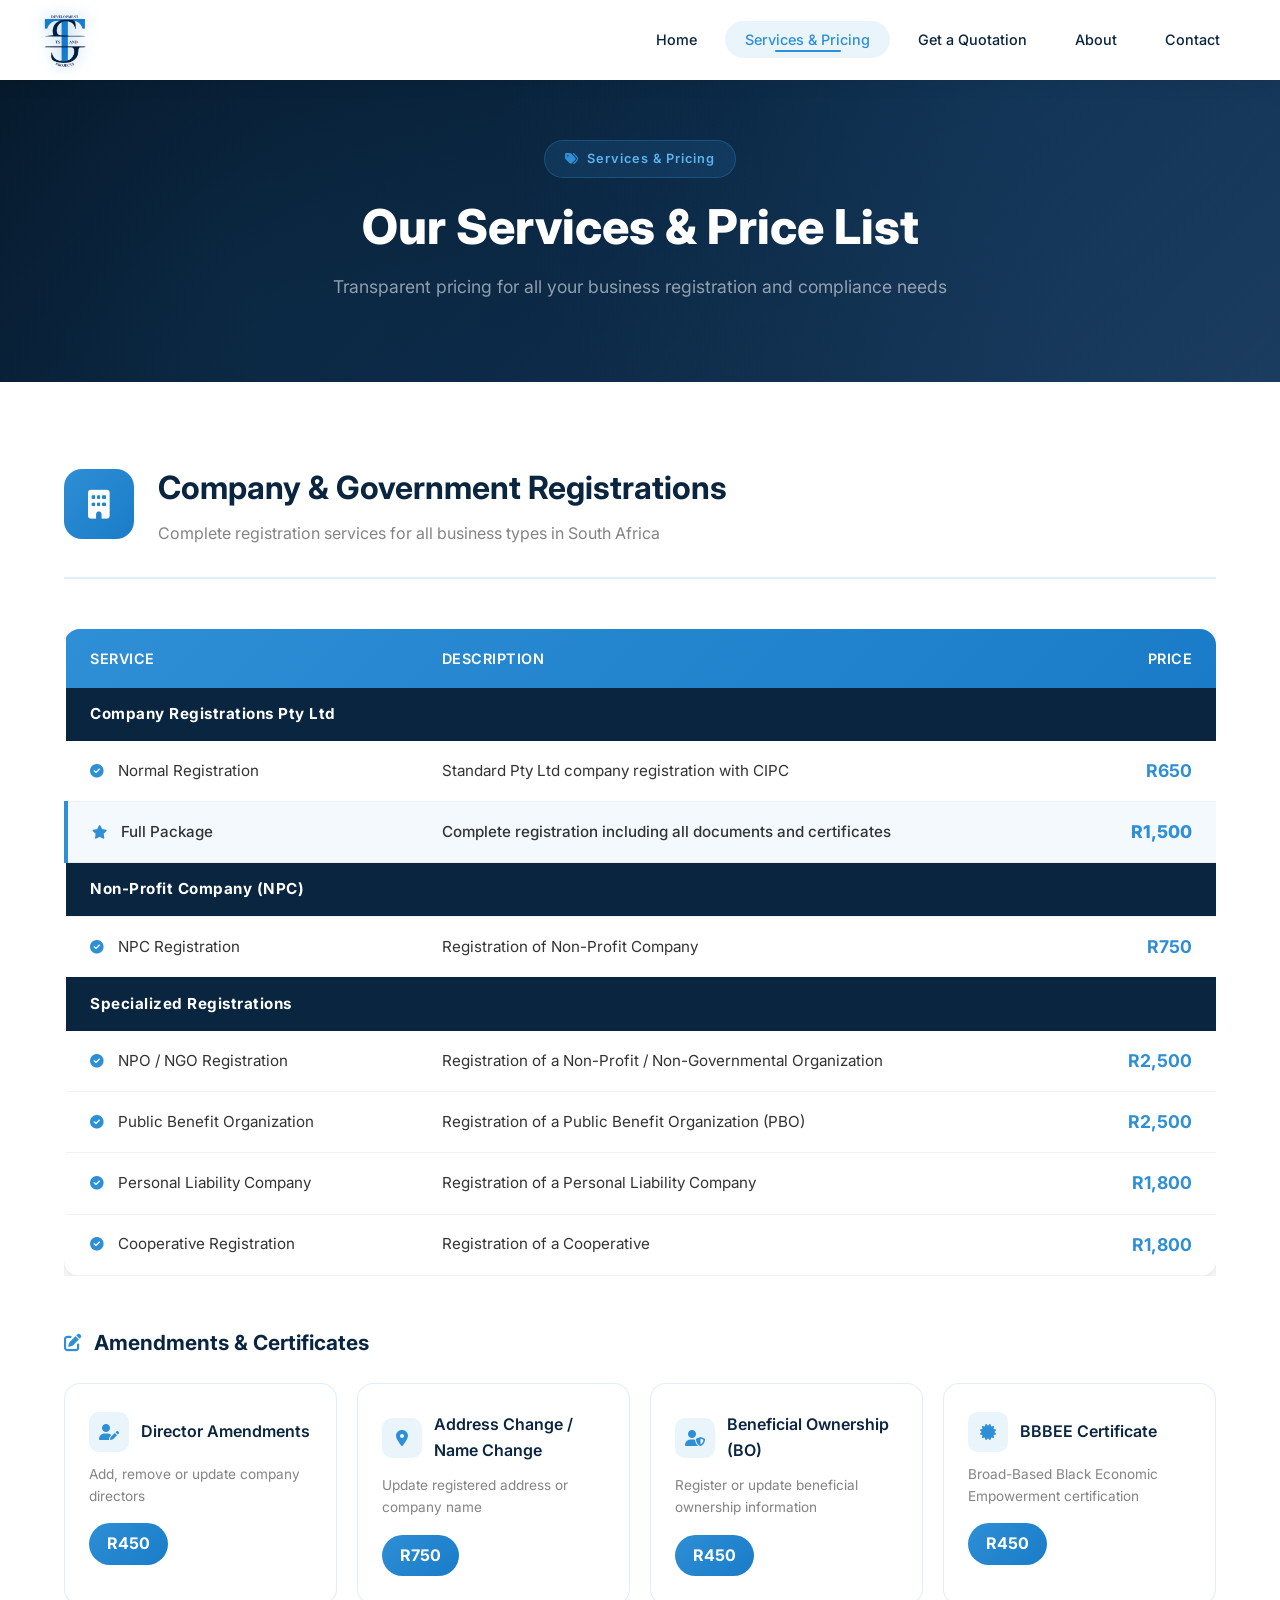
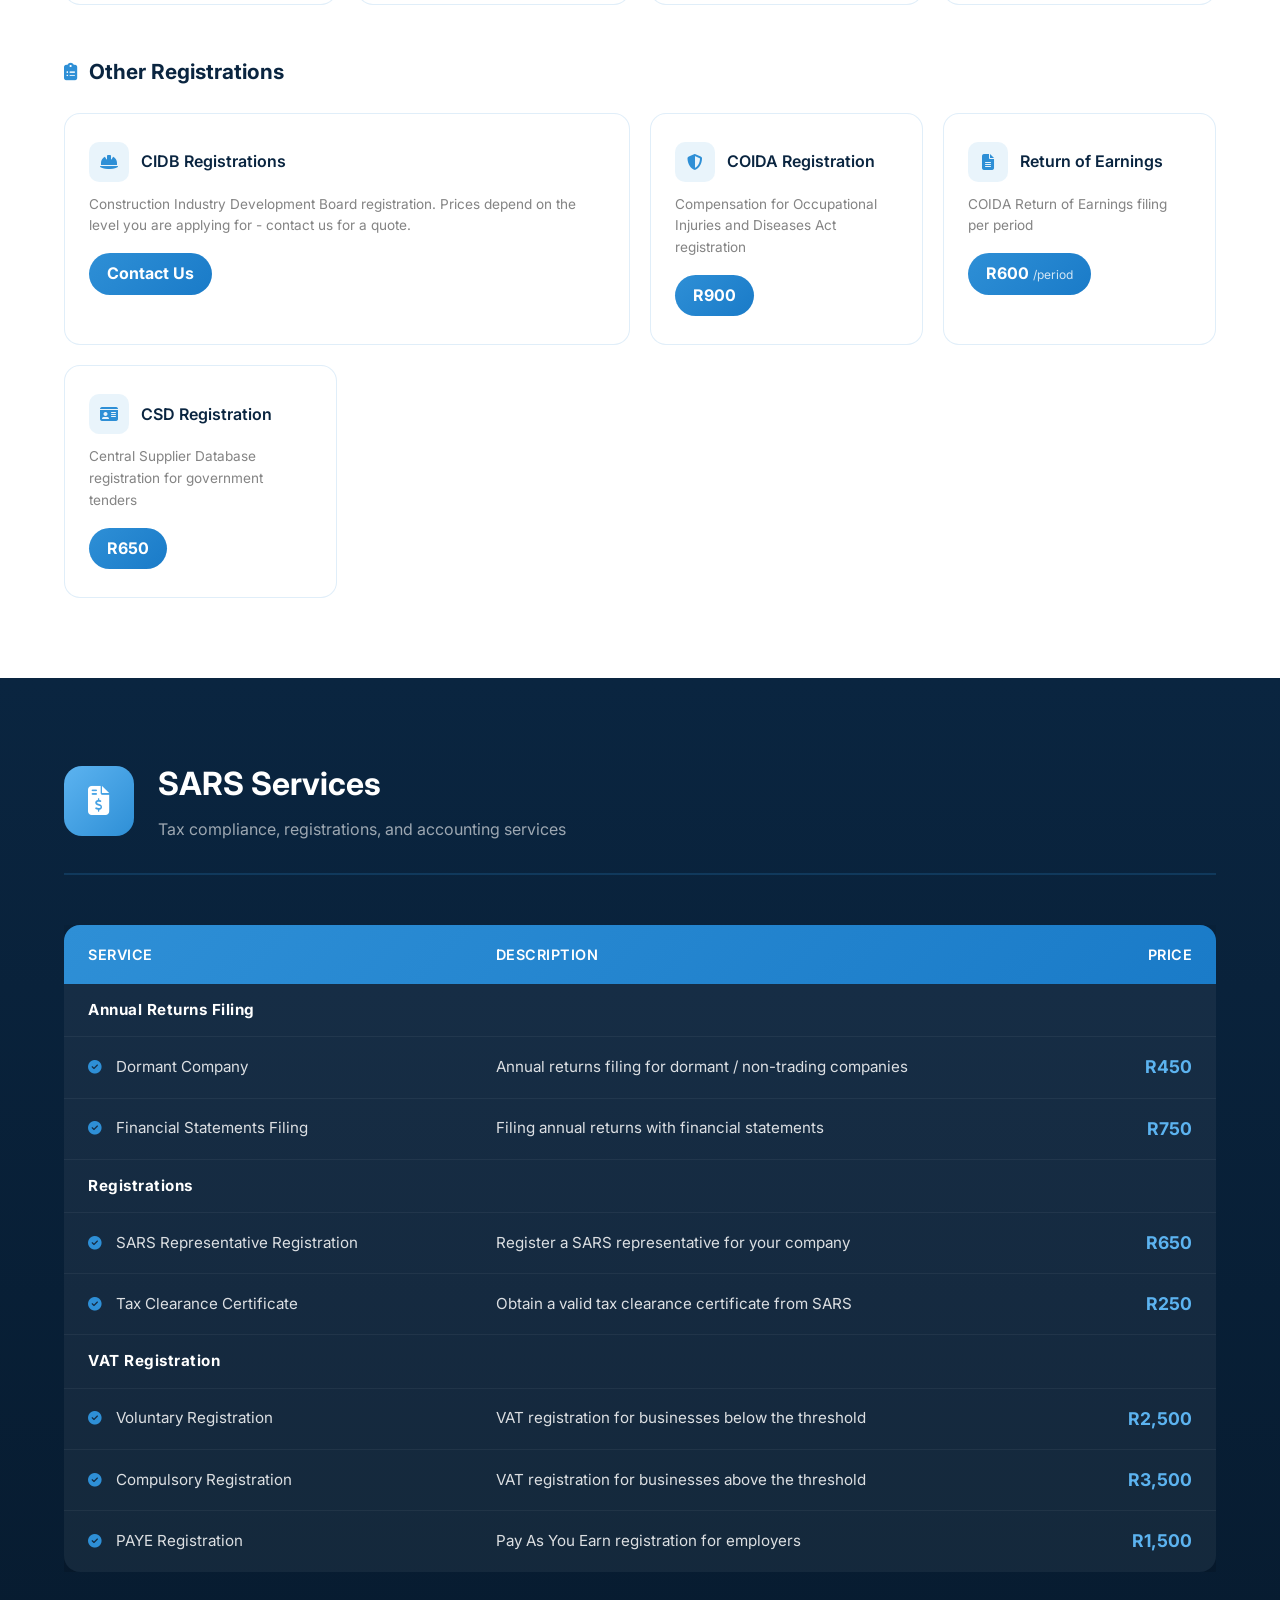
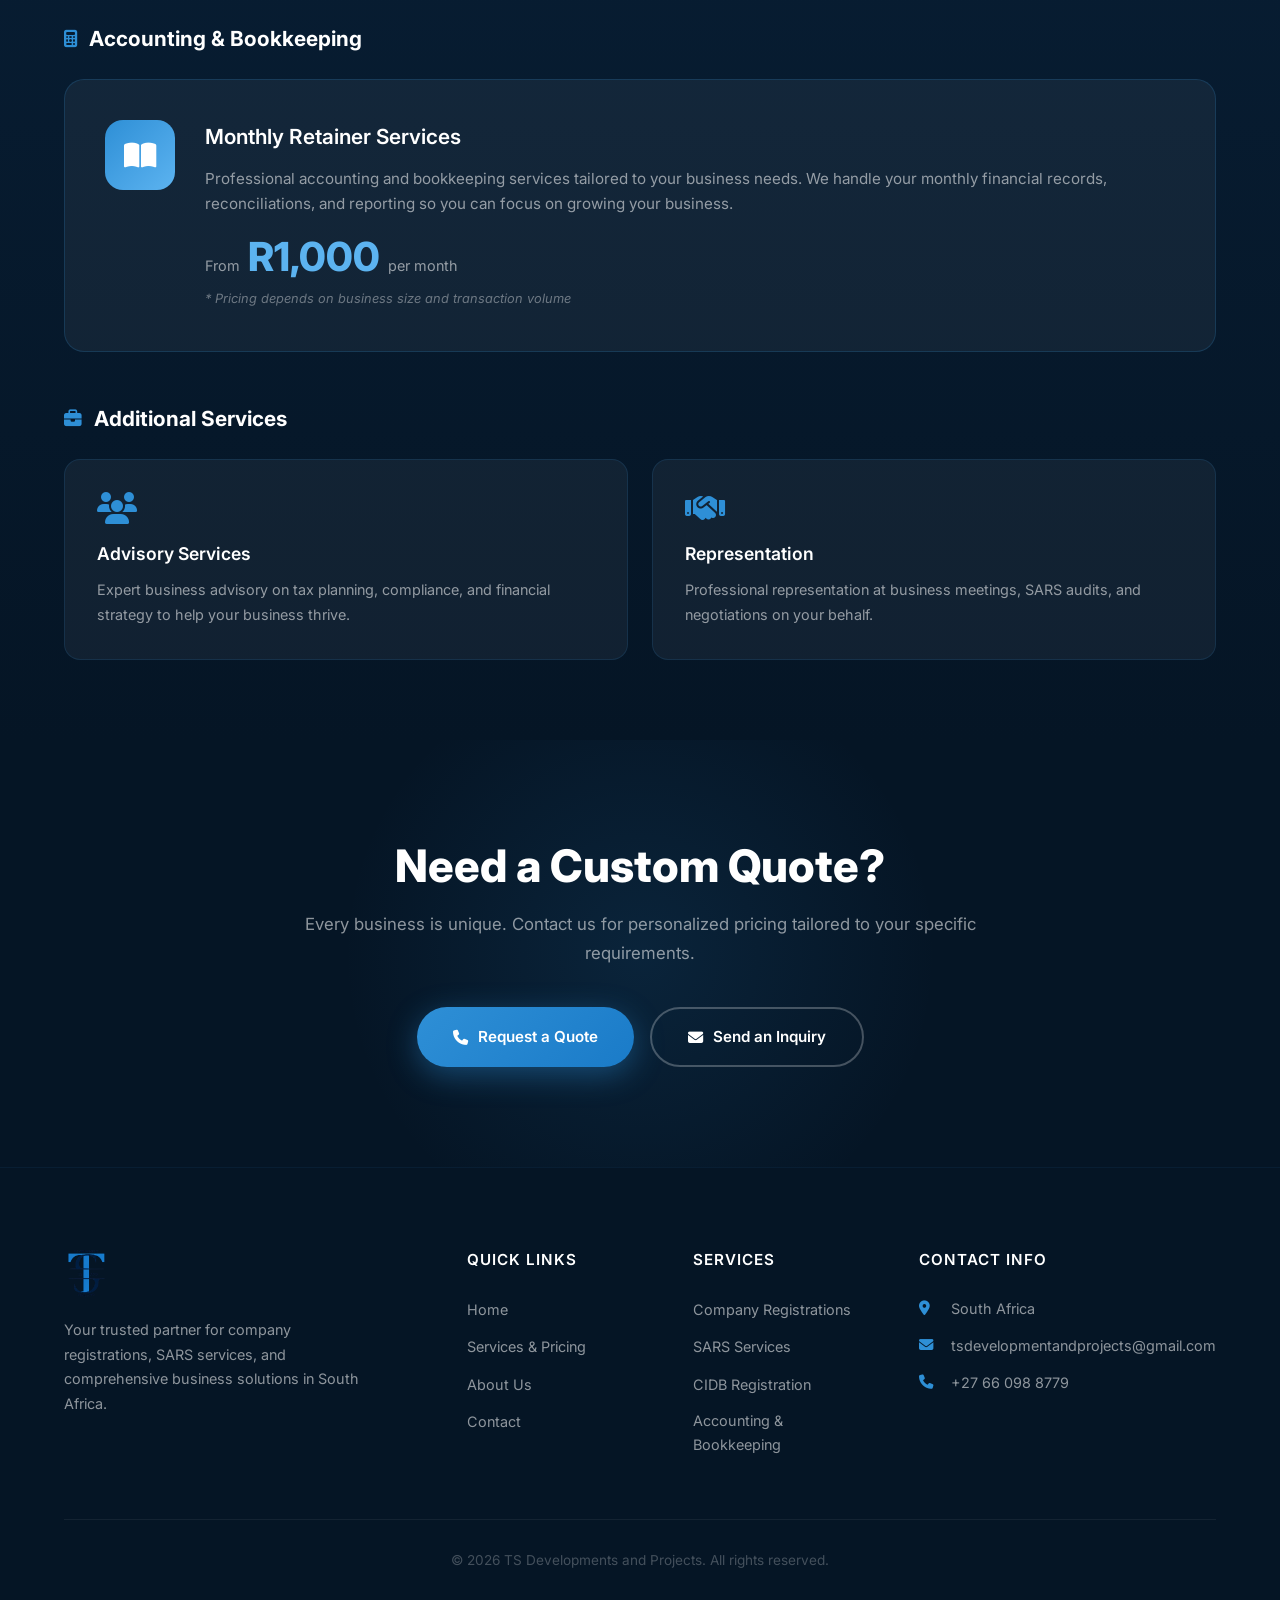
<file: services.html>
<!DOCTYPE html>
<html lang="en">
<head>
    <meta charset="UTF-8">
    <meta name="viewport" content="width=device-width, initial-scale=1.0">
    <title>TS Developments and Projects - Services & Pricing</title>
    <link rel="stylesheet" href="styles.css">
    <link rel="preconnect" href="https://fonts.googleapis.com">
    <link href="https://fonts.googleapis.com/css2?family=Inter:wght@300;400;500;600;700;800;900&display=swap" rel="stylesheet">
    <link rel="stylesheet" href="https://cdnjs.cloudflare.com/ajax/libs/font-awesome/6.5.1/css/all.min.css">
</head>
<body>

    <!-- Navigation -->
    <nav class="navbar scrolled" id="navbar">
        <div class="nav-container">
            <a href="index.html" class="logo-link">
                <img src="assets/logo.png" alt="TS Developments and Projects" class="logo-img">
            </a>
            <ul class="nav-links" id="navLinks">
                <li><a href="index.html">Home</a></li>
                <li><a href="services.html" class="active">Services & Pricing</a></li>
                <li><a href="quote.html">Get a Quotation</a></li>
                <li><a href="about.html">About</a></li>
                <li><a href="contact.html">Contact</a></li>
            </ul>
            <div class="hamburger" id="hamburger">
                <span></span>
                <span></span>
                <span></span>
            </div>
        </div>
    </nav>

    <!-- Page Header -->
    <section class="page-header">
        <div class="page-header-bg"></div>
        <div class="container">
            <div class="page-header-content">
                <span class="page-tag"><i class="fas fa-tags"></i> Services & Pricing</span>
                <h1>Our Services & Price List</h1>
                <p>Transparent pricing for all your business registration and compliance needs</p>
            </div>
        </div>
    </section>

    <!-- Company Registrations Section -->
    <section class="pricing-category">
        <div class="container">
            <div class="category-header">
                <div class="category-icon">
                    <i class="fas fa-building"></i>
                </div>
                <div class="category-info">
                    <h2>Company & Government Registrations</h2>
                    <p>Complete registration services for all business types in South Africa</p>
                </div>
            </div>

            <div class="pricing-table-wrapper">
                <table class="pricing-table">
                    <thead>
                        <tr>
                            <th>Service</th>
                            <th>Description</th>
                            <th class="price-col">Price</th>
                        </tr>
                    </thead>
                    <tbody>
                        <tr class="category-row">
                            <td colspan="3"><strong>Company Registrations Pty Ltd</strong></td>
                        </tr>
                        <tr>
                            <td><i class="fas fa-check-circle"></i> Normal Registration</td>
                            <td>Standard Pty Ltd company registration with CIPC</td>
                            <td class="price">R650</td>
                        </tr>
                        <tr class="highlight-row">
                            <td><i class="fas fa-star"></i> Full Package</td>
                            <td>Complete registration including all documents and certificates</td>
                            <td class="price">R1,500</td>
                        </tr>
                        <tr class="category-row">
                            <td colspan="3"><strong>Non-Profit Company (NPC)</strong></td>
                        </tr>
                        <tr>
                            <td><i class="fas fa-check-circle"></i> NPC Registration</td>
                            <td>Registration of Non-Profit Company</td>
                            <td class="price">R750</td>
                        </tr>
                        <tr class="category-row">
                            <td colspan="3"><strong>Specialized Registrations</strong></td>
                        </tr>
                        <tr>
                            <td><i class="fas fa-check-circle"></i> NPO / NGO Registration</td>
                            <td>Registration of a Non-Profit / Non-Governmental Organization</td>
                            <td class="price">R2,500</td>
                        </tr>
                        <tr>
                            <td><i class="fas fa-check-circle"></i> Public Benefit Organization</td>
                            <td>Registration of a Public Benefit Organization (PBO)</td>
                            <td class="price">R2,500</td>
                        </tr>
                        <tr>
                            <td><i class="fas fa-check-circle"></i> Personal Liability Company</td>
                            <td>Registration of a Personal Liability Company</td>
                            <td class="price">R1,800</td>
                        </tr>
                        <tr>
                            <td><i class="fas fa-check-circle"></i> Cooperative Registration</td>
                            <td>Registration of a Cooperative</td>
                            <td class="price">R1,800</td>
                        </tr>
                    </tbody>
                </table>
            </div>

            <!-- Amendments Sub-section -->
            <div class="sub-category">
                <h3><i class="fas fa-edit"></i> Amendments & Certificates</h3>
                <div class="pricing-cards-row">
                    <div class="mini-card">
                        <div class="mini-card-header">
                            <i class="fas fa-user-edit"></i>
                            <h4>Director Amendments</h4>
                        </div>
                        <p>Add, remove or update company directors</p>
                        <span class="mini-price">R450</span>
                    </div>
                    <div class="mini-card">
                        <div class="mini-card-header">
                            <i class="fas fa-map-marker-alt"></i>
                            <h4>Address Change / Name Change</h4>
                        </div>
                        <p>Update registered address or company name</p>
                        <span class="mini-price">R750</span>
                    </div>
                    <div class="mini-card">
                        <div class="mini-card-header">
                            <i class="fas fa-user-shield"></i>
                            <h4>Beneficial Ownership (BO)</h4>
                        </div>
                        <p>Register or update beneficial ownership information</p>
                        <span class="mini-price">R450</span>
                    </div>
                    <div class="mini-card">
                        <div class="mini-card-header">
                            <i class="fas fa-certificate"></i>
                            <h4>BBBEE Certificate</h4>
                        </div>
                        <p>Broad-Based Black Economic Empowerment certification</p>
                        <span class="mini-price">R450</span>
                    </div>
                </div>
            </div>

            <!-- Other Registrations Sub-section -->
            <div class="sub-category">
                <h3><i class="fas fa-clipboard-list"></i> Other Registrations</h3>
                <div class="pricing-cards-row">
                    <div class="mini-card wide">
                        <div class="mini-card-header">
                            <i class="fas fa-hard-hat"></i>
                            <h4>CIDB Registrations</h4>
                        </div>
                        <p>Construction Industry Development Board registration. Prices depend on the level you are applying for - contact us for a quote.</p>
                        <span class="mini-price">Contact Us</span>
                    </div>
                    <div class="mini-card">
                        <div class="mini-card-header">
                            <i class="fas fa-shield-alt"></i>
                            <h4>COIDA Registration</h4>
                        </div>
                        <p>Compensation for Occupational Injuries and Diseases Act registration</p>
                        <span class="mini-price">R900</span>
                    </div>
                    <div class="mini-card">
                        <div class="mini-card-header">
                            <i class="fas fa-file-alt"></i>
                            <h4>Return of Earnings</h4>
                        </div>
                        <p>COIDA Return of Earnings filing per period</p>
                        <span class="mini-price">R600 <small>/period</small></span>
                    </div>
                    <div class="mini-card">
                        <div class="mini-card-header">
                            <i class="fas fa-id-card"></i>
                            <h4>CSD Registration</h4>
                        </div>
                        <p>Central Supplier Database registration for government tenders</p>
                        <span class="mini-price">R650</span>
                    </div>
                </div>
            </div>
        </div>
    </section>

    <!-- SARS Services Section -->
    <section class="pricing-category sars-category">
        <div class="container">
            <div class="category-header">
                <div class="category-icon sars-icon">
                    <i class="fas fa-file-invoice-dollar"></i>
                </div>
                <div class="category-info">
                    <h2>SARS Services</h2>
                    <p>Tax compliance, registrations, and accounting services</p>
                </div>
            </div>

            <div class="pricing-table-wrapper">
                <table class="pricing-table sars-table">
                    <thead>
                        <tr>
                            <th>Service</th>
                            <th>Description</th>
                            <th class="price-col">Price</th>
                        </tr>
                    </thead>
                    <tbody>
                        <tr class="category-row">
                            <td colspan="3"><strong>Annual Returns Filing</strong></td>
                        </tr>
                        <tr>
                            <td><i class="fas fa-check-circle"></i> Dormant Company</td>
                            <td>Annual returns filing for dormant / non-trading companies</td>
                            <td class="price">R450</td>
                        </tr>
                        <tr>
                            <td><i class="fas fa-check-circle"></i> Financial Statements Filing</td>
                            <td>Filing annual returns with financial statements</td>
                            <td class="price">R750</td>
                        </tr>
                        <tr class="category-row">
                            <td colspan="3"><strong>Registrations</strong></td>
                        </tr>
                        <tr>
                            <td><i class="fas fa-check-circle"></i> SARS Representative Registration</td>
                            <td>Register a SARS representative for your company</td>
                            <td class="price">R650</td>
                        </tr>
                        <tr>
                            <td><i class="fas fa-check-circle"></i> Tax Clearance Certificate</td>
                            <td>Obtain a valid tax clearance certificate from SARS</td>
                            <td class="price">R250</td>
                        </tr>
                        <tr class="category-row">
                            <td colspan="3"><strong>VAT Registration</strong></td>
                        </tr>
                        <tr>
                            <td><i class="fas fa-check-circle"></i> Voluntary Registration</td>
                            <td>VAT registration for businesses below the threshold</td>
                            <td class="price">R2,500</td>
                        </tr>
                        <tr>
                            <td><i class="fas fa-check-circle"></i> Compulsory Registration</td>
                            <td>VAT registration for businesses above the threshold</td>
                            <td class="price">R3,500</td>
                        </tr>
                        <tr>
                            <td><i class="fas fa-check-circle"></i> PAYE Registration</td>
                            <td>Pay As You Earn registration for employers</td>
                            <td class="price">R1,500</td>
                        </tr>
                    </tbody>
                </table>
            </div>

            <!-- Accounting Sub-section -->
            <div class="sub-category">
                <h3><i class="fas fa-calculator"></i> Accounting & Bookkeeping</h3>
                <div class="accounting-card">
                    <div class="accounting-icon">
                        <i class="fas fa-book-open"></i>
                    </div>
                    <div class="accounting-content">
                        <h4>Monthly Retainer Services</h4>
                        <p>Professional accounting and bookkeeping services tailored to your business needs. We handle your monthly financial records, reconciliations, and reporting so you can focus on growing your business.</p>
                        <div class="accounting-price">
                            <span class="price-from">From</span>
                            <span class="price-amount">R1,000</span>
                            <span class="price-period">per month</span>
                        </div>
                        <span class="accounting-note">* Pricing depends on business size and transaction volume</span>
                    </div>
                </div>
            </div>

            <!-- Additional Services -->
            <div class="sub-category">
                <h3><i class="fas fa-briefcase"></i> Additional Services</h3>
                <div class="additional-services">
                    <div class="additional-card">
                        <i class="fas fa-users"></i>
                        <h4>Advisory Services</h4>
                        <p>Expert business advisory on tax planning, compliance, and financial strategy to help your business thrive.</p>
                    </div>
                    <div class="additional-card">
                        <i class="fas fa-handshake"></i>
                        <h4>Representation</h4>
                        <p>Professional representation at business meetings, SARS audits, and negotiations on your behalf.</p>
                    </div>
                </div>
            </div>
        </div>
    </section>

    <!-- CTA Section -->
    <section class="cta-section">
        <div class="cta-bg"></div>
        <div class="container">
            <div class="cta-content">
                <h2>Need a Custom Quote?</h2>
                <p>Every business is unique. Contact us for personalized pricing tailored to your specific requirements.</p>
                <div class="cta-buttons">
                    <a href="contact.html" class="btn btn-cta-primary">
                        <i class="fas fa-phone"></i>
                        <span>Request a Quote</span>
                    </a>
                    <a href="contact.html" class="btn btn-cta-secondary">
                        <i class="fas fa-envelope"></i>
                        <span>Send an Inquiry</span>
                    </a>
                </div>
            </div>
        </div>
    </section>

    <!-- Footer -->
    <footer class="footer">
        <div class="container">
            <div class="footer-grid">
                <div class="footer-brand">
                    <img src="assets/logo.png" alt="TS Developments and Projects" class="footer-logo">
                    <p>Your trusted partner for company registrations, SARS services, and comprehensive business solutions in South Africa.</p>
                </div>
                <div class="footer-links">
                    <h4>Quick Links</h4>
                    <ul>
                        <li><a href="index.html">Home</a></li>
                        <li><a href="services.html">Services & Pricing</a></li>
                        <li><a href="about.html">About Us</a></li>
                        <li><a href="contact.html">Contact</a></li>
                    </ul>
                </div>
                <div class="footer-links">
                    <h4>Services</h4>
                    <ul>
                        <li><a href="services.html">Company Registrations</a></li>
                        <li><a href="services.html">SARS Services</a></li>
                        <li><a href="services.html">CIDB Registration</a></li>
                        <li><a href="services.html">Accounting & Bookkeeping</a></li>
                    </ul>
                </div>
                <div class="footer-contact">
                    <h4>Contact Info</h4>
                    <div class="contact-item">
                        <i class="fas fa-map-marker-alt"></i>
                        <span>South Africa</span>
                    </div>
                    <div class="contact-item">
                        <i class="fas fa-envelope"></i>
                        <span>tsdevelopmentandprojects@gmail.com</span>
                    </div>
                    <div class="contact-item">
                        <i class="fas fa-phone"></i>
                        <span>+27 66 098 8779</span>
                    </div>
                </div>
            </div>
            <div class="footer-bottom">
                <p>&copy; 2026 TS Developments and Projects. All rights reserved.</p>
            </div>
        </div>
    </footer>

    <script src="script.js"></script>
</body>
</html>'''
</file>
<file: styles.css>
/* ============================================
   TS DEVELOPMENTS AND PROJECTS - STYLES
   ============================================ */

/* CSS Variables */
:root {
    --primary: #0a2540;
    --primary-dark: #051525;
    --primary-light: #1a3a5c;
    --accent: #2e8fd6;
    --accent-light: #5cb3f0;
    --accent-glow: rgba(46, 143, 214, 0.3);
    --white: #ffffff;
    --text-light: rgba(255, 255, 255, 0.85);
    --text-muted: rgba(255, 255, 255, 0.55);
    --text-dark: #333333;
    --bg-light: #f8fafc;
    --border: rgba(46, 143, 214, 0.15);
    --shadow: 0 4px 20px rgba(0, 0, 0, 0.15);
    --shadow-lg: 0 10px 40px rgba(0, 0, 0, 0.2);
    --transition: all 0.3s ease;
    --transition-slow: all 0.5s ease;
    --font: 'Inter', -apple-system, BlinkMacSystemFont, 'Segoe UI', Roboto, sans-serif;
}

/* Reset & Base */
*, *::before, *::after {
    margin: 0;
    padding: 0;
    box-sizing: border-box;
}

html {
    scroll-behavior: smooth;
    font-size: 16px;
}

body {
    font-family: var(--font);
    color: var(--text-dark);
    background: var(--white);
    line-height: 1.6;
    overflow-x: hidden;
}

a {
    text-decoration: none;
    color: inherit;
}

ul {
    list-style: none;
}

img {
    max-width: 100%;
    height: auto;
    display: block;
}

.container {
    max-width: 1200px;
    margin: 0 auto;
    padding: 0 24px;
}

/* ============================================
   NAVIGATION - WHITE VERSION
   ============================================ */

.navbar {
    position: fixed;
    top: 0;
    left: 0;
    width: 100%;
    z-index: 1000;
    padding: 0 24px;
    transition: var(--transition-slow);
    background: var(--white);
    box-shadow: 0 2px 20px rgba(0, 0, 0, 0.08);
}

.navbar.scrolled {
    background: var(--white);
    box-shadow: 0 4px 30px rgba(0, 0, 0, 0.12);
}

.nav-container {
    max-width: 1200px;
    margin: 0 auto;
    display: flex;
    justify-content: space-between;
    align-items: center;
    height: 80px;
}

.logo-link {
    display: flex;
    align-items: center;
}

.logo-img {
    height: 55px;
    width: auto;
    filter: drop-shadow(0 0 8px rgba(46, 143, 214, 0.4));
    transition: var(--transition);
}

.logo-link:hover .logo-img {
    transform: scale(1.05);
}

.nav-links {
    display: flex;
    align-items: center;
    gap: 8px;
}

.nav-links a {
    color: var(--primary);
    font-size: 0.9rem;
    font-weight: 500;
    padding: 10px 20px;
    border-radius: 30px;
    transition: var(--transition);
    position: relative;
}

.nav-links a::after {
    content: '';
    position: absolute;
    bottom: 6px;
    left: 50%;
    transform: translateX(-50%);
    width: 0;
    height: 2px;
    background: var(--accent);
    border-radius: 2px;
    transition: var(--transition);
}

.nav-links a:hover,
.nav-links a.active {
    color: var(--accent);
    background: rgba(46, 143, 214, 0.1);
}

.nav-links a:hover::after,
.nav-links a.active::after {
    width: 40%;
}

/* Hamburger */
.hamburger {
    display: none;
    flex-direction: column;
    gap: 5px;
    cursor: pointer;
    padding: 8px;
}

.hamburger span {
    display: block;
    width: 25px;
    height: 2px;
    background: var(--primary);
    border-radius: 2px;
    transition: var(--transition);
}

.hamburger.active span:nth-child(1) {
    transform: rotate(45deg) translate(5px, 5px);
}

.hamburger.active span:nth-child(2) {
    opacity: 0;
}

.hamburger.active span:nth-child(3) {
    transform: rotate(-45deg) translate(5px, -5px);
}

/* Mobile Responsive */
@media (max-width: 768px) {
    .nav-links {
        position: fixed;
        top: 80px;
        right: -100%;
        width: 100%;
        height: calc(100vh - 80px);
        background: var(--white);
        flex-direction: column;
        justify-content: flex-start;
        padding-top: 40px;
        transition: var(--transition);
        box-shadow: 0 10px 40px rgba(0,0,0,0.15);
    }

    .nav-links.active {
        right: 0;
    }

    .nav-links a {
        font-size: 1.1rem;
        padding: 16px 24px;
        width: 100%;
        text-align: center;
        color: var(--primary);
    }

    .hamburger {
        display: flex;
    }
}

/* Hamburger */
.hamburger {
    display: none;
    flex-direction: column;
    gap: 5px;
    cursor: pointer;
    padding: 8px;
}

.hamburger span {
    display: block;
    width: 25px;
    height: 2px;
    background: var(--white);
    border-radius: 2px;
    transition: var(--transition);
}

.hamburger.active span:nth-child(1) {
    transform: rotate(45deg) translate(5px, 5px);
}

.hamburger.active span:nth-child(2) {
    opacity: 0;
}

.hamburger.active span:nth-child(3) {
    transform: rotate(-45deg) translate(5px, -5px);
}

/* ============================================
   HERO SECTION
   ============================================ */

.hero {
    min-height: 100vh;
    display: flex;
    align-items: center;
    justify-content: center;
    position: relative;
    overflow: hidden;
    padding: 120px 24px 60px;
}

.hero-bg {
    position: absolute;
    top: 0;
    left: 0;
    width: 100%;
    height: 100%;
    background: linear-gradient(135deg, var(--primary-dark) 0%, var(--primary) 50%, var(--primary-light) 100%);
    z-index: 1;
}

.hero-bg::before {
    content: '';
    position: absolute;
    top: 0;
    left: 0;
    width: 100%;
    height: 100%;
    background:
        radial-gradient(circle at 20% 50%, rgba(46, 143, 214, 0.12) 0%, transparent 50%),
        radial-gradient(circle at 80% 20%, rgba(46, 143, 214, 0.08) 0%, transparent 40%);
}

.hero-particles {
    position: absolute;
    top: 0;
    left: 0;
    width: 100%;
    height: 100%;
    z-index: 2;
    pointer-events: none;
}

.hero-content {
    position: relative;
    z-index: 10;
    max-width: 900px;
    text-align: center;
}

.hero-badge {
    display: inline-flex;
    align-items: center;
    gap: 8px;
    background: rgba(46, 143, 214, 0.15);
    border: 1px solid rgba(46, 143, 214, 0.3);
    padding: 8px 20px;
    border-radius: 50px;
    color: var(--accent-light);
    font-size: 0.8rem;
    font-weight: 600;
    letter-spacing: 1px;
    margin-bottom: 24px;
    animation: fadeInUp 0.8s ease forwards;
}

.hero-badge i {
    color: var(--accent);
}

.hero-title {
    font-size: 4rem;
    font-weight: 800;
    color: var(--white);
    line-height: 1.1;
    margin-bottom: 24px;
}

.title-line {
    display: block;
}

.title-line.highlight {
    background: linear-gradient(135deg, var(--accent), var(--accent-light));
    -webkit-background-clip: text;
    -webkit-text-fill-color: transparent;
    background-clip: text;
}

.hero-subtitle {
    color: var(--text-muted);
    font-size: 1.1rem;
    line-height: 1.8;
    max-width: 600px;
    margin: 0 auto 40px;
}

.hero-buttons {
    display: flex;
    justify-content: center;
    gap: 16px;
    margin-bottom: 60px;
    flex-wrap: wrap;
}

/* Buttons */
.btn {
    display: inline-flex;
    align-items: center;
    gap: 10px;
    padding: 14px 32px;
    border-radius: 50px;
    font-weight: 600;
    font-size: 0.95rem;
    transition: var(--transition);
    cursor: pointer;
    border: none;
    font-family: var(--font);
}

.btn-primary {
    background: linear-gradient(135deg, var(--accent), #1a7bc8);
    color: var(--white);
    box-shadow: 0 4px 20px rgba(46, 143, 214, 0.4);
}

.btn-primary:hover {
    transform: translateY(-3px);
    box-shadow: 0 8px 30px rgba(46, 143, 214, 0.6);
}

.btn-primary i {
    transition: var(--transition);
}

.btn-primary:hover i {
    transform: translateX(4px);
}

.btn-outline {
    background: transparent;
    color: var(--white);
    border: 2px solid rgba(255, 255, 255, 0.25);
}

.btn-outline:hover {
    border-color: var(--accent);
    color: var(--accent);
    transform: translateY(-3px);
}

/* Hero Stats */
.hero-stats {
    display: flex;
    justify-content: center;
    align-items: center;
    gap: 40px;
    flex-wrap: wrap;
}

.stat-item {
    display: flex;
    align-items: baseline;
    gap: 4px;
}

.stat-number {
    font-size: 2.5rem;
    font-weight: 800;
    color: var(--accent);
    line-height: 1;
}

.stat-suffix {
    font-size: 1.5rem;
    font-weight: 700;
    color: var(--accent);
}

.stat-label {
    font-size: 0.8rem;
    color: var(--text-muted);
    margin-left: 8px;
}

.stat-divider {
    width: 1px;
    height: 40px;
    background: rgba(255, 255, 255, 0.15);
}

/* Scroll Indicator */
.scroll-indicator {
    position: absolute;
    bottom: 30px;
    left: 50%;
    transform: translateX(-50%);
    z-index: 10;
    display: flex;
    flex-direction: column;
    align-items: center;
    gap: 8px;
    animation: bounce 2s ease-in-out infinite;
}

.scroll-indicator span {
    color: var(--text-muted);
    font-size: 0.7rem;
    letter-spacing: 2px;
    text-transform: uppercase;
}

.mouse {
    width: 24px;
    height: 38px;
    border: 2px solid rgba(255, 255, 255, 0.3);
    border-radius: 12px;
    display: flex;
    justify-content: center;
    padding-top: 8px;
}

.wheel {
    width: 4px;
    height: 8px;
    background: var(--accent);
    border-radius: 2px;
    animation: scrollWheel 2s ease-in-out infinite;
}

/* ============================================
   SERVICES SECTION
   ============================================ */

.services-section {
    padding: 100px 0;
    background: linear-gradient(180deg, var(--primary-dark) 0%, var(--primary) 100%);
    position: relative;
    z-index: 5;
}

.section-header {
    text-align: center;
    max-width: 600px;
    margin: 0 auto 60px;
}

.section-tag {
    display: inline-block;
    color: var(--accent);
    font-size: 0.8rem;
    font-weight: 600;
    letter-spacing: 3px;
    text-transform: uppercase;
    margin-bottom: 12px;
}

.section-tag.light {
    color: var(--accent-light);
}

.section-title {
    font-size: 2.5rem;
    font-weight: 800;
    color: var(--white);
    margin-bottom: 12px;
}

.section-desc {
    color: var(--text-muted);
    font-size: 1rem;
}

.services-grid {
    display: grid;
    grid-template-columns: repeat(3, 1fr);
    gap: 24px;
}

.service-card {
    background: rgba(255, 255, 255, 0.03);
    border: 1px solid var(--border);
    border-radius: 20px;
    padding: 40px 30px;
    position: relative;
    overflow: hidden;
    transition: var(--transition-slow);
}

.service-card::before {
    content: '';
    position: absolute;
    top: 0;
    left: 0;
    width: 100%;
    height: 100%;
    background: linear-gradient(135deg, rgba(46, 143, 214, 0.08), transparent);
    opacity: 0;
    transition: var(--transition);
}

.service-card:hover::before {
    opacity: 1;
}

.service-card:hover {
    transform: translateY(-8px);
    border-color: rgba(46, 143, 214, 0.3);
    box-shadow: 0 20px 50px rgba(0, 0, 0, 0.25), 0 0 30px rgba(46, 143, 214, 0.05);
}

.service-card.featured {
    border-color: rgba(46, 143, 214, 0.3);
    background: rgba(46, 143, 214, 0.05);
}

.service-badge {
    position: absolute;
    top: 16px;
    right: 16px;
    background: linear-gradient(135deg, var(--accent), var(--accent-light));
    color: var(--white);
    font-size: 0.7rem;
    font-weight: 700;
    padding: 4px 12px;
    border-radius: 20px;
    text-transform: uppercase;
    letter-spacing: 1px;
}

.service-icon {
    width: 60px;
    height: 60px;
    background: linear-gradient(135deg, var(--accent), #1a7bc8);
    border-radius: 16px;
    display: flex;
    align-items: center;
    justify-content: center;
    margin-bottom: 24px;
    position: relative;
    z-index: 1;
    transition: var(--transition);
}

.service-card:hover .service-icon {
    transform: scale(1.1) rotate(3deg);
}

.service-icon i {
    font-size: 1.5rem;
    color: var(--white);
}

.service-card h3 {
    color: var(--white);
    font-size: 1.2rem;
    font-weight: 600;
    margin-bottom: 12px;
    position: relative;
    z-index: 1;
}

.service-card p {
    color: var(--text-muted);
    font-size: 0.9rem;
    line-height: 1.7;
    margin-bottom: 20px;
    position: relative;
    z-index: 1;
}

.service-link {
    display: inline-flex;
    align-items: center;
    gap: 8px;
    color: var(--accent);
    font-weight: 600;
    font-size: 0.85rem;
    position: relative;
    z-index: 1;
    transition: var(--transition);
}

.service-link:hover {
    gap: 12px;
}

.service-link i {
    font-size: 0.75rem;
    transition: var(--transition);
}

.service-link:hover i {
    transform: translateX(4px);
}

/* ============================================
   WHY SECTION
   ============================================ */

.why-section {
    padding: 100px 0;
    background: var(--white);
    position: relative;
    z-index: 5;
}

.why-grid {
    display: grid;
    grid-template-columns: 1fr 1fr;
    gap: 60px;
    align-items: center;
}

.why-image {
    position: relative;
    border-radius: 20px;
    overflow: hidden;
    box-shadow: var(--shadow-lg);
}

.why-image img {
    width: 100%;
    height: 450px;
    object-fit: cover;
}

.why-image-overlay {
    position: absolute;
    top: 0;
    left: 0;
    width: 100%;
    height: 100%;
    background: linear-gradient(180deg, transparent 50%, rgba(10, 37, 64, 0.6) 100%);
}

.experience-badge {
    position: absolute;
    bottom: 30px;
    left: 30px;
    background: var(--white);
    border-radius: 16px;
    padding: 20px 24px;
    display: flex;
    align-items: center;
    gap: 12px;
    box-shadow: var(--shadow-lg);
}

.exp-number {
    font-size: 2.5rem;
    font-weight: 800;
    color: var(--accent);
    line-height: 1;
}

.exp-text {
    font-size: 0.85rem;
    color: var(--text-dark);
    font-weight: 600;
    line-height: 1.3;
}

.why-content h2 {
    font-size: 2.5rem;
    font-weight: 800;
    color: var(--primary);
    margin-bottom: 20px;
    line-height: 1.2;
}

.why-content > p {
    color: var(--text-dark);
    opacity: 0.7;
    font-size: 1rem;
    line-height: 1.8;
    margin-bottom: 30px;
}

.features-list {
    display: flex;
    flex-direction: column;
    gap: 20px;
}

.feature-item {
    display: flex;
    align-items: flex-start;
    gap: 16px;
}

.feature-icon {
    width: 40px;
    height: 40px;
    min-width: 40px;
    background: rgba(46, 143, 214, 0.1);
    border-radius: 10px;
    display: flex;
    align-items: center;
    justify-content: center;
    color: var(--accent);
    font-size: 1rem;
}

.feature-text h4 {
    color: var(--primary);
    font-size: 1rem;
    font-weight: 600;
    margin-bottom: 4px;
}

.feature-text p {
    color: var(--text-dark);
    opacity: 0.6;
    font-size: 0.85rem;
    line-height: 1.5;
}

/* ============================================
   PRICING SECTION
   ============================================ */

.pricing-section {
    padding: 100px 0;
    background: linear-gradient(180deg, var(--primary) 0%, var(--primary-dark) 100%);
    position: relative;
    z-index: 5;
}

.pricing-section .section-title,
.pricing-section .section-desc {
    color: var(--white);
}

.pricing-grid {
    display: grid;
    grid-template-columns: repeat(3, 1fr);
    gap: 24px;
}

.pricing-card {
    background: rgba(255, 255, 255, 0.05);
    border: 1px solid var(--border);
    border-radius: 20px;
    padding: 40px 30px;
    position: relative;
    transition: var(--transition-slow);
}

.pricing-card:hover {
    transform: translateY(-8px);
    border-color: rgba(46, 143, 214, 0.3);
    box-shadow: 0 20px 50px rgba(0, 0, 0, 0.3);
}

.pricing-card.popular {
    border-color: rgba(46, 143, 214, 0.4);
    background: rgba(46, 143, 214, 0.08);
    transform: scale(1.05);
}

.pricing-card.popular:hover {
    transform: scale(1.05) translateY(-8px);
}

.popular-tag {
    position: absolute;
    top: -12px;
    left: 50%;
    transform: translateX(-50%);
    background: linear-gradient(135deg, var(--accent), var(--accent-light));
    color: var(--white);
    font-size: 0.75rem;
    font-weight: 700;
    padding: 6px 20px;
    border-radius: 20px;
    text-transform: uppercase;
    letter-spacing: 1px;
}

.pricing-header {
    text-align: center;
    margin-bottom: 30px;
    padding-bottom: 24px;
    border-bottom: 1px solid var(--border);
}

.pricing-header h3 {
    color: var(--white);
    font-size: 1.2rem;
    font-weight: 600;
    margin-bottom: 16px;
}

.pricing-price {
    display: flex;
    align-items: flex-start;
    justify-content: center;
    gap: 2px;
    margin-bottom: 8px;
}

.currency {
    font-size: 1.5rem;
    font-weight: 700;
    color: var(--accent);
}

.amount {
    font-size: 3.5rem;
    font-weight: 800;
    color: var(--white);
    line-height: 1;
}

.pricing-note {
    color: var(--text-muted);
    font-size: 0.85rem;
}

.pricing-features {
    margin-bottom: 30px;
}

.pricing-features li {
    display: flex;
    align-items: center;
    gap: 12px;
    padding: 10px 0;
    color: var(--text-light);
    font-size: 0.9rem;
    border-bottom: 1px solid rgba(255, 255, 255, 0.05);
}

.pricing-features li:last-child {
    border-bottom: none;
}

.pricing-features li i {
    color: var(--accent);
    font-size: 0.85rem;
}

.btn-pricing {
    display: block;
    text-align: center;
    padding: 14px;
    border-radius: 50px;
    background: transparent;
    border: 2px solid rgba(255, 255, 255, 0.2);
    color: var(--white);
    font-weight: 600;
    font-size: 0.9rem;
    transition: var(--transition);
    width: 100%;
}

.btn-pricing:hover {
    border-color: var(--accent);
    color: var(--accent);
}

.btn-pricing.btn-popular {
    background: linear-gradient(135deg, var(--accent), #1a7bc8);
    border: none;
    box-shadow: 0 4px 20px rgba(46, 143, 214, 0.4);
}

.btn-pricing.btn-popular:hover {
    transform: translateY(-2px);
    box-shadow: 0 8px 30px rgba(46, 143, 214, 0.6);
    color: var(--white);
}

/* ============================================
   CTA SECTION
   ============================================ */

.cta-section {
    padding: 100px 0;
    position: relative;
    overflow: hidden;
    z-index: 5;
    background: var(--primary-dark);
}

.cta-bg {
    position: absolute;
    top: 50%;
    left: 50%;
    transform: translate(-50%, -50%);
    width: 600px;
    height: 600px;
    background: radial-gradient(circle, rgba(46, 143, 214, 0.12) 0%, transparent 70%);
    border-radius: 50%;
}

.cta-content {
    position: relative;
    z-index: 1;
    text-align: center;
    max-width: 700px;
    margin: 0 auto;
}

.cta-content h2 {
    font-size: 2.8rem;
    font-weight: 800;
    color: var(--white);
    margin-bottom: 16px;
    line-height: 1.2;
}

.cta-content p {
    color: var(--text-muted);
    font-size: 1.05rem;
    line-height: 1.7;
    margin-bottom: 40px;
}

.cta-buttons {
    display: flex;
    justify-content: center;
    gap: 16px;
    flex-wrap: wrap;
}

.btn-cta-primary {
    background: linear-gradient(135deg, var(--accent), #1a7bc8);
    color: var(--white);
    padding: 16px 36px;
    box-shadow: 0 8px 30px rgba(46, 143, 214, 0.4);
}

.btn-cta-primary:hover {
    transform: translateY(-3px);
    box-shadow: 0 12px 40px rgba(46, 143, 214, 0.55);
}

.btn-cta-secondary {
    background: transparent;
    color: var(--white);
    border: 2px solid rgba(255, 255, 255, 0.25);
    padding: 16px 36px;
}

.btn-cta-secondary:hover {
    border-color: var(--accent);
    color: var(--accent);
    transform: translateY(-3px);
}

/* ============================================
   FOOTER
   ============================================ */

.footer {
    background: var(--primary-dark);
    padding: 80px 0 30px;
    position: relative;
    z-index: 5;
    border-top: 1px solid rgba(46, 143, 214, 0.08);
}

.footer-grid {
    display: grid;
    grid-template-columns: 2fr 1fr 1fr 1.5fr;
    gap: 50px;
    margin-bottom: 50px;
}

.footer-brand .footer-logo {
    height: 50px;
    margin-bottom: 20px;
}

.footer-brand p {
    color: var(--text-muted);
    font-size: 0.9rem;
    line-height: 1.7;
    margin-bottom: 24px;
    max-width: 300px;
}

.social-links {
    display: flex;
    gap: 12px;
}

.social-link {
    width: 40px;
    height: 40px;
    border-radius: 50%;
    border: 1px solid rgba(255, 255, 255, 0.15);
    display: flex;
    align-items: center;
    justify-content: center;
    color: var(--text-muted);
    transition: var(--transition);
}

.social-link:hover {
    background: var(--accent);
    border-color: var(--accent);
    color: var(--white);
    transform: translateY(-3px);
    box-shadow: 0 5px 15px rgba(46, 143, 214, 0.3);
}

.footer-links h4,
.footer-contact h4 {
    color: var(--white);
    font-size: 0.95rem;
    font-weight: 600;
    margin-bottom: 24px;
    letter-spacing: 1px;
    text-transform: uppercase;
}

.footer-links ul li {
    margin-bottom: 12px;
}

.footer-links ul li a {
    color: var(--text-muted);
    font-size: 0.9rem;
    transition: var(--transition);
    display: inline-block;
}

.footer-links ul li a:hover {
    color: var(--accent);
    padding-left: 5px;
}

.contact-item {
    display: flex;
    align-items: center;
    gap: 12px;
    margin-bottom: 14px;
    color: var(--text-muted);
    font-size: 0.9rem;
}

.contact-item i {
    color: var(--accent);
    font-size: 0.9rem;
    width: 20px;
}

.footer-bottom {
    padding-top: 30px;
    border-top: 1px solid rgba(255, 255, 255, 0.06);
    text-align: center;
}

.footer-bottom p {
    color: rgba(255, 255, 255, 0.25);
    font-size: 0.85rem;
}

/* ============================================
   ANIMATIONS
   ============================================ */

@keyframes fadeInUp {
    from {
        opacity: 0;
        transform: translateY(30px);
    }
    to {
        opacity: 1;
        transform: translateY(0);
    }
}

@keyframes bounce {
    0%, 100% {
        transform: translateX(-50%) translateY(0);
    }
    50% {
        transform: translateX(-50%) translateY(8px);
    }
}

@keyframes scrollWheel {
    0% {
        opacity: 1;
        transform: translateY(0);
    }
    100% {
        opacity: 0;
        transform: translateY(12px);
    }
}

/* Scroll Reveal */
.reveal {
    opacity: 0;
    transform: translateY(40px);
    transition: all 0.7s ease;
}

.reveal.active {
    opacity: 1;
    transform: translateY(0);
}

.reveal-delay-1 { transition-delay: 0.1s; }
.reveal-delay-2 { transition-delay: 0.2s; }
.reveal-delay-3 { transition-delay: 0.3s; }

/* ============================================
   RESPONSIVE
   ============================================ */

@media (max-width: 1024px) {
    .services-grid,
    .pricing-grid {
        grid-template-columns: repeat(2, 1fr);
    }

    .why-grid {
        grid-template-columns: 1fr;
        gap: 50px;
    }

    .why-image {
        max-width: 600px;
        margin: 0 auto;
    }

    .footer-grid {
        grid-template-columns: 1fr 1fr;
    }
}

@media (max-width: 768px) {
    .nav-links {
        position: fixed;
        top: 80px;
        right: -100%;
        width: 100%;
        height: calc(100vh - 80px);
        background: rgba(10, 37, 64, 0.98);
        flex-direction: column;
        justify-content: flex-start;
        padding-top: 40px;
        transition: var(--transition);
    }

    .nav-links.active {
        right: 0;
    }

    .nav-links a {
        font-size: 1.1rem;
        padding: 16px 24px;
        width: 100%;
        text-align: center;
    }

    .hamburger {
        display: flex;
    }

    .hero-title {
        font-size: 2.8rem;
    }

    .hero-stats {
        gap: 20px;
    }

    .stat-divider {
        display: none;
    }

    .services-grid,
    .pricing-grid {
        grid-template-columns: 1fr;
    }

    .pricing-card.popular {
        transform: scale(1);
    }

    .pricing-card.popular:hover {
        transform: scale(1) translateY(-8px);
    }

    .why-content h2,
    .cta-content h2,
    .section-title {
        font-size: 2rem;
    }

    .footer-grid {
        grid-template-columns: 1fr;
        gap: 40px;
    }

    .cta-buttons {
        flex-direction: column;
        align-items: center;
    }

    .btn-cta-primary,
    .btn-cta-secondary {
        width: 100%;
        max-width: 300px;
        justify-content: center;
    }
}

@media (max-width: 480px) {
    .hero-title {
        font-size: 2.2rem;
    }

    .hero-buttons {
        flex-direction: column;
        align-items: center;
    }

    .btn {
        width: 100%;
        max-width: 280px;
        justify-content: center;
    }

    .experience-badge {
        padding: 14px 18px;
    }

    .exp-number {
        font-size: 2rem;
    }
}


/* ============================================
   SERVICES PAGE - ADDITIONAL STYLES
   ============================================ */

/* Page Header */
.page-header {
    padding: 140px 24px 80px;
    position: relative;
    overflow: hidden;
    background: linear-gradient(135deg, var(--primary-dark) 0%, var(--primary) 50%, var(--primary-light) 100%);
}

.page-header-bg {
    position: absolute;
    top: 0;
    left: 0;
    width: 100%;
    height: 100%;
    background:
        radial-gradient(circle at 80% 20%, rgba(46, 143, 214, 0.1) 0%, transparent 50%),
        radial-gradient(circle at 20% 80%, rgba(46, 143, 214, 0.08) 0%, transparent 50%);
}

.page-header-content {
    position: relative;
    z-index: 1;
    text-align: center;
    max-width: 700px;
    margin: 0 auto;
}

.page-tag {
    display: inline-flex;
    align-items: center;
    gap: 8px;
    background: rgba(46, 143, 214, 0.15);
    border: 1px solid rgba(46, 143, 214, 0.3);
    padding: 8px 20px;
    border-radius: 50px;
    color: var(--accent-light);
    font-size: 0.8rem;
    font-weight: 600;
    letter-spacing: 1px;
    margin-bottom: 20px;
}

.page-tag i {
    color: var(--accent);
}

.page-header h1 {
    font-size: 3rem;
    font-weight: 800;
    color: var(--white);
    margin-bottom: 16px;
    line-height: 1.2;
}

.page-header p {
    color: var(--text-muted);
    font-size: 1.1rem;
    line-height: 1.7;
}

/* Pricing Category Section */
.pricing-category {
    padding: 80px 0;
    background: var(--white);
    position: relative;
    z-index: 5;
}

.pricing-category.sars-category {
    background: linear-gradient(180deg, var(--primary) 0%, var(--primary-dark) 100%);
}

.pricing-category.sars-category .category-info h2,
.pricing-category.sars-category .category-info p {
    color: var(--white);
}

.pricing-category.sars-category .sub-category h3 {
    color: var(--white);
}

.category-header {
    display: flex;
    align-items: center;
    gap: 24px;
    margin-bottom: 50px;
    padding-bottom: 30px;
    border-bottom: 2px solid var(--border);
}

.pricing-category.sars-category .category-header {
    border-bottom-color: rgba(46, 143, 214, 0.2);
}

.category-icon {
    width: 70px;
    height: 70px;
    background: linear-gradient(135deg, var(--accent), #1a7bc8);
    border-radius: 18px;
    display: flex;
    align-items: center;
    justify-content: center;
    flex-shrink: 0;
}

.category-icon i {
    font-size: 1.8rem;
    color: var(--white);
}

.category-icon.sars-icon {
    background: linear-gradient(135deg, var(--accent-light), var(--accent));
}

.category-info h2 {
    font-size: 2rem;
    font-weight: 700;
    color: var(--primary);
    margin-bottom: 8px;
}

.category-info p {
    color: var(--text-dark);
    opacity: 0.6;
    font-size: 1rem;
}

/* Pricing Table */
.pricing-table-wrapper {
    overflow-x: auto;
    margin-bottom: 50px;
}

.pricing-table {
    width: 100%;
    border-collapse: collapse;
    border-radius: 16px;
    overflow: hidden;
    box-shadow: var(--shadow);
}

.pricing-table thead {
    background: linear-gradient(135deg, var(--accent), #1a7bc8);
}

.pricing-table thead th {
    color: var(--white);
    font-weight: 600;
    font-size: 0.9rem;
    padding: 18px 24px;
    text-align: left;
    letter-spacing: 0.5px;
    text-transform: uppercase;
}

.pricing-table thead th.price-col {
    text-align: right;
    min-width: 120px;
}

.pricing-table tbody tr {
    background: var(--white);
    border-bottom: 1px solid rgba(0, 0, 0, 0.05);
    transition: var(--transition);
}

.pricing-table tbody tr:hover {
    background: rgba(46, 143, 214, 0.03);
}

.pricing-table tbody tr.category-row {
    background: var(--primary);
}

.pricing-table tbody tr.category-row td {
    color: var(--white);
    font-weight: 600;
    padding: 14px 24px;
    font-size: 0.95rem;
    letter-spacing: 0.5px;
}

.pricing-table tbody td {
    padding: 16px 24px;
    color: var(--text-dark);
    font-size: 0.95rem;
}

.pricing-table tbody td i {
    color: var(--accent);
    margin-right: 10px;
    font-size: 0.85rem;
}

.pricing-table tbody td.price {
    font-weight: 700;
    color: var(--accent);
    font-size: 1.1rem;
    text-align: right;
    white-space: nowrap;
}

.pricing-table tbody tr.highlight-row {
    background: rgba(46, 143, 214, 0.05);
    border-left: 4px solid var(--accent);
}

.pricing-table tbody tr.highlight-row td {
    font-weight: 500;
}

.pricing-table tbody tr.highlight-row td.price {
    color: var(--accent);
    font-weight: 800;
}

/* SARS Table Dark Theme */
.pricing-table.sars-table {
    box-shadow: 0 10px 40px rgba(0, 0, 0, 0.3);
}

.pricing-table.sars-table tbody tr {
    background: rgba(255, 255, 255, 0.05);
    border-bottom: 1px solid rgba(255, 255, 255, 0.05);
}

.pricing-table.sars-table tbody tr:hover {
    background: rgba(46, 143, 214, 0.08);
}

.pricing-table.sars-table tbody td {
    color: var(--text-light);
}

.pricing-table.sars-table tbody td.price {
    color: var(--accent-light);
}

.pricing-table.sars-table tbody tr.highlight-row {
    background: rgba(46, 143, 214, 0.1);
    border-left: 4px solid var(--accent);
}

.pricing-table.sars-table tbody tr.highlight-row td.price {
    color: var(--accent-light);
}

/* Sub Category */
.sub-category {
    margin-bottom: 50px;
}

.sub-category:last-child {
    margin-bottom: 0;
}

.sub-category h3 {
    font-size: 1.3rem;
    font-weight: 700;
    color: var(--primary);
    margin-bottom: 24px;
    display: flex;
    align-items: center;
    gap: 12px;
}

.sub-category h3 i {
    color: var(--accent);
    font-size: 1.1rem;
}

.pricing-category.sars-category .sub-category h3 {
    color: var(--white);
}

/* Mini Cards */
.pricing-cards-row {
    display: grid;
    grid-template-columns: repeat(4, 1fr);
    gap: 20px;
}

.mini-card {
    background: var(--white);
    border: 1px solid var(--border);
    border-radius: 16px;
    padding: 28px 24px;
    transition: var(--transition-slow);
    position: relative;
    overflow: hidden;
}

.mini-card::before {
    content: '';
    position: absolute;
    top: 0;
    left: 0;
    width: 100%;
    height: 4px;
    background: linear-gradient(90deg, var(--accent), var(--accent-light));
    transform: scaleX(0);
    transform-origin: left;
    transition: var(--transition);
}

.mini-card:hover::before {
    transform: scaleX(1);
}

.mini-card:hover {
    transform: translateY(-6px);
    box-shadow: var(--shadow-lg);
    border-color: rgba(46, 143, 214, 0.2);
}

.mini-card.wide {
    grid-column: span 2;
}

.mini-card-header {
    display: flex;
    align-items: center;
    gap: 12px;
    margin-bottom: 12px;
}

.mini-card-header i {
    width: 40px;
    height: 40px;
    background: rgba(46, 143, 214, 0.1);
    border-radius: 10px;
    display: flex;
    align-items: center;
    justify-content: center;
    color: var(--accent);
    font-size: 1rem;
    flex-shrink: 0;
}

.mini-card-header h4 {
    font-size: 1rem;
    font-weight: 600;
    color: var(--primary);
}

.mini-card p {
    color: var(--text-dark);
    opacity: 0.6;
    font-size: 0.85rem;
    line-height: 1.6;
    margin-bottom: 16px;
}

.mini-price {
    display: inline-block;
    background: linear-gradient(135deg, var(--accent), #1a7bc8);
    color: var(--white);
    padding: 8px 18px;
    border-radius: 50px;
    font-weight: 700;
    font-size: 1rem;
}

.mini-price small {
    font-weight: 400;
    font-size: 0.75rem;
    opacity: 0.8;
}

/* Accounting Card */
.accounting-card {
    display: flex;
    align-items: flex-start;
    gap: 30px;
    background: rgba(255, 255, 255, 0.05);
    border: 1px solid rgba(46, 143, 214, 0.2);
    border-radius: 20px;
    padding: 40px;
    transition: var(--transition-slow);
}

.accounting-card:hover {
    border-color: rgba(46, 143, 214, 0.4);
    box-shadow: 0 20px 50px rgba(0, 0, 0, 0.2);
}

.accounting-icon {
    width: 70px;
    height: 70px;
    background: linear-gradient(135deg, var(--accent), var(--accent-light));
    border-radius: 18px;
    display: flex;
    align-items: center;
    justify-content: center;
    flex-shrink: 0;
}

.accounting-icon i {
    font-size: 1.8rem;
    color: var(--white);
}

.accounting-content {
    flex: 1;
}

.accounting-content h4 {
    color: var(--white);
    font-size: 1.3rem;
    font-weight: 600;
    margin-bottom: 12px;
}

.accounting-content p {
    color: var(--text-muted);
    font-size: 0.95rem;
    line-height: 1.7;
    margin-bottom: 20px;
}

.accounting-price {
    display: flex;
    align-items: baseline;
    gap: 8px;
    margin-bottom: 8px;
}

.price-from {
    color: var(--text-muted);
    font-size: 0.9rem;
}

.price-amount {
    font-size: 2.5rem;
    font-weight: 800;
    color: var(--accent-light);
    line-height: 1;
}

.price-period {
    color: var(--text-muted);
    font-size: 0.9rem;
}

.accounting-note {
    color: var(--text-muted);
    font-size: 0.8rem;
    font-style: italic;
    opacity: 0.7;
}

/* Additional Services */
.additional-services {
    display: grid;
    grid-template-columns: repeat(2, 1fr);
    gap: 24px;
}

.additional-card {
    background: rgba(255, 255, 255, 0.05);
    border: 1px solid rgba(46, 143, 214, 0.15);
    border-radius: 16px;
    padding: 32px;
    transition: var(--transition-slow);
}

.additional-card:hover {
    border-color: rgba(46, 143, 214, 0.3);
    transform: translateY(-4px);
    box-shadow: 0 15px 40px rgba(0, 0, 0, 0.15);
}

.additional-card i {
    font-size: 2rem;
    color: var(--accent);
    margin-bottom: 16px;
    display: block;
}

.additional-card h4 {
    color: var(--white);
    font-size: 1.1rem;
    font-weight: 600;
    margin-bottom: 10px;
}

.additional-card p {
    color: var(--text-muted);
    font-size: 0.9rem;
    line-height: 1.7;
}

/* ============================================
   RESPONSIVE - SERVICES PAGE
   ============================================ */

@media (max-width: 1024px) {
    .pricing-cards-row {
        grid-template-columns: repeat(2, 1fr);
    }

    .mini-card.wide {
        grid-column: span 2;
    }

    .additional-services {
        grid-template-columns: 1fr;
    }
}

@media (max-width: 768px) {
    .page-header h1 {
        font-size: 2.2rem;
    }

    .category-header {
        flex-direction: column;
        text-align: center;
        gap: 16px;
    }

    .pricing-table thead th {
        padding: 14px 16px;
        font-size: 0.8rem;
    }

    .pricing-table tbody td {
        padding: 12px 16px;
        font-size: 0.85rem;
    }

    .pricing-cards-row {
        grid-template-columns: 1fr;
    }

    .mini-card.wide {
        grid-column: span 1;
    }

    .accounting-card {
        flex-direction: column;
        text-align: center;
        padding: 30px 24px;
    }

    .accounting-price {
        justify-content: center;
    }
}

@media (max-width: 480px) {
    .page-header {
        padding: 120px 16px 60px;
    }

    .pricing-category {
        padding: 60px 0;
    }

    .pricing-table-wrapper {
        margin: 0 -16px 40px;
        padding: 0 16px;
    }
}
</file>
